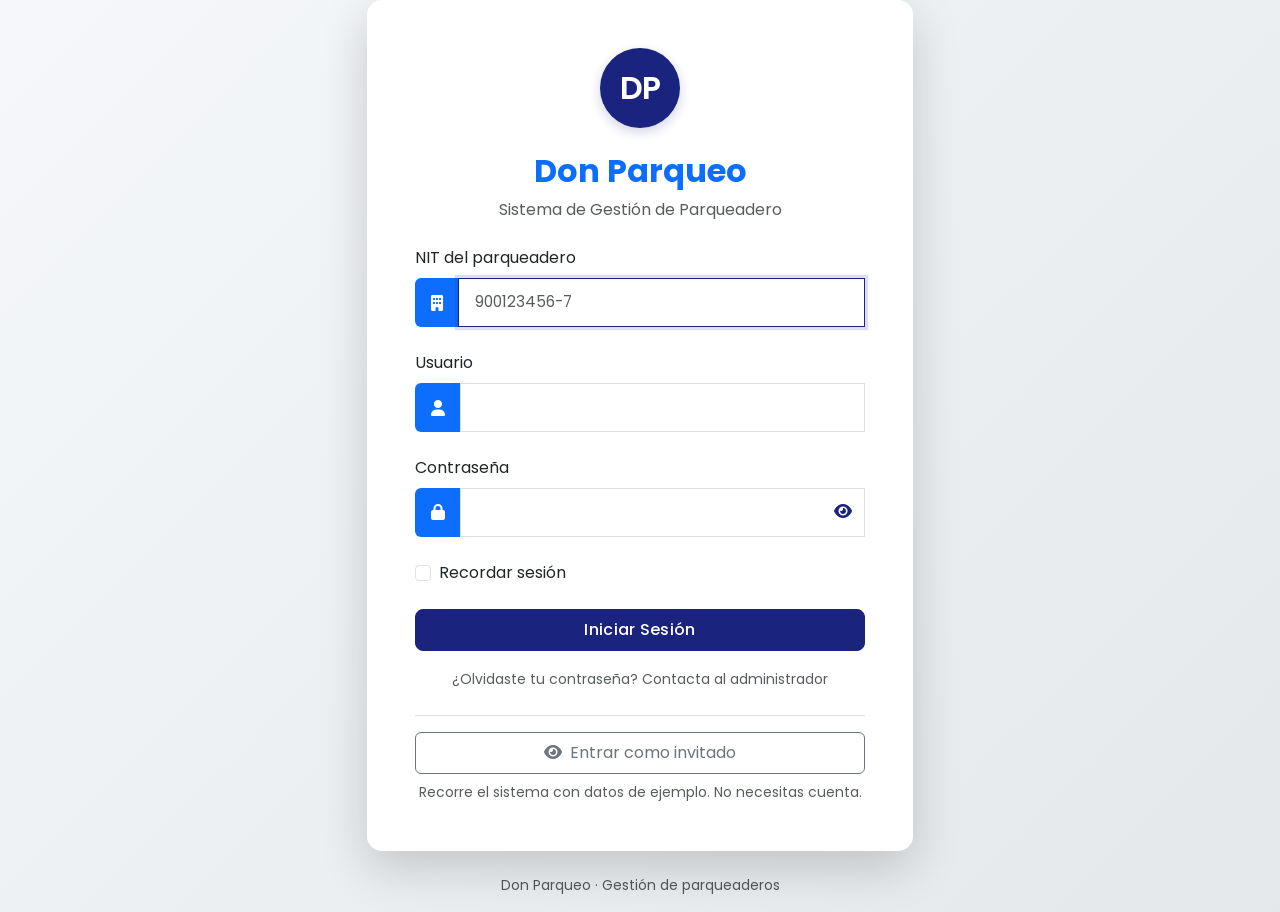
<file: public/index.html>
<!DOCTYPE html>
<html lang="es">
<head>
    <meta charset="UTF-8">
    <meta name="viewport" content="width=device-width, initial-scale=1.0">
    <title>Don Parqueo - Inicio de Sesión</title>
    <!-- Bootstrap 5 CSS -->
    <link href="https://cdn.jsdelivr.net/npm/bootstrap@5.3.2/dist/css/bootstrap.min.css" rel="stylesheet">
    <!-- Google Fonts -->
    <link href="https://fonts.googleapis.com/css2?family=Poppins:wght@300;400;500;600&display=swap" rel="stylesheet">
    <!-- Font Awesome -->
    <link href="https://cdnjs.cloudflare.com/ajax/libs/font-awesome/6.0.0/css/all.min.css" rel="stylesheet">
    <!-- Custom CSS -->
    <link href="css/styles.css" rel="stylesheet">
</head>
<body class="bg-light">
    <div class="container">
        <div class="row min-vh-100 align-items-center justify-content-center">
            <div class="col-12 col-md-8 col-lg-6">
                <div class="card login-card border-0 shadow-lg">
                    <div class="card-body p-5">
                        <!-- Logo -->
                        <div class="text-center mb-4">
                            <div class="logo-container mb-4">
                                <div class="logo-circle">
                                    <span class="logo-text">DP</span>
                                </div>
                            </div>
                            <h2 class="fw-bold text-primary">Don Parqueo</h2>
                            <p class="text-muted">Sistema de Gestión de Parqueadero</p>
                        </div>

                        <!-- Formulario de Login -->
                        <form id="loginForm" class="needs-validation" novalidate>
                            <!-- Campo NIT Empresa -->
                            <div class="mb-4">
                                <label for="empresa" class="form-label">NIT del parqueadero</label>
                                <div class="input-group">
                                    <span class="input-group-text bg-primary text-white">
                                        <i class="fas fa-building"></i>
                                    </span>
                                    <input type="text"
                                           class="form-control"
                                           id="empresa"
                                           name="empresa"
                                           required
                                           autocomplete="organization"
                                           placeholder="900123456-7">
                                    <div class="invalid-feedback">
                                        Escribe el NIT del parqueadero
                                    </div>
                                </div>
                            </div>

                            <div class="mb-4">
                                <label for="usuario" class="form-label">Usuario</label>
                                <div class="input-group">
                                    <span class="input-group-text bg-primary text-white">
                                        <i class="fas fa-user"></i>
                                    </span>
                                    <input type="text" class="form-control" id="usuario" name="usuario"
                                           autocomplete="username" required>
                                    <div class="invalid-feedback">
                                        Escribe tu usuario
                                    </div>
                                </div>
                            </div>

                            <div class="mb-4">
                                <label for="password" class="form-label">Contraseña</label>
                                <div class="input-group">
                                    <span class="input-group-text bg-primary text-white">
                                        <i class="fas fa-lock"></i>
                                    </span>
                                    <input type="password" class="form-control" id="password" name="password"
                                           autocomplete="current-password" required>
                                    <button class="btn btn-outline-secondary" type="button" id="togglePassword">
                                        <i class="fas fa-eye" id="toggleIcon"></i>
                                    </button>
                                    <div class="invalid-feedback">
                                        Escribe tu contraseña
                                    </div>
                                </div>
                            </div>

                            <div class="mb-4 form-check">
                                <input type="checkbox" class="form-check-input" id="recordar">
                                <label class="form-check-label" for="recordar">Recordar sesión</label>
                            </div>

                            <button type="submit" class="btn btn-primary w-100 mb-3 py-2">
                                Iniciar Sesión
                            </button>

                            <div class="text-center">
                                <small class="text-muted">
                                    ¿Olvidaste tu contraseña? Contacta al administrador
                                </small>
                            </div>
                        </form>

                        <!-- Acceso de demostración.
                             Va fuera del formulario a propósito: es un enlace a una
                             página estática, no toca la API ni pide token. -->
                        <div class="text-center mt-4 pt-3 border-top">
                            <a href="demo.html" class="btn btn-outline-secondary w-100 py-2">
                                <i class="fas fa-eye me-2"></i>Entrar como invitado
                            </a>
                            <small class="text-muted d-block mt-2">
                                Recorre el sistema con datos de ejemplo. No necesitas cuenta.
                            </small>
                        </div>
                    </div>
                </div>

                <!-- Footer -->
                <footer class="text-center mt-4">
                    <p class="mt-2 text-muted small">Don Parqueo · Gestión de parqueaderos</p>
                </footer>
            </div>
        </div>
    </div>

    <!-- Bootstrap JS -->
    <script src="https://cdn.jsdelivr.net/npm/bootstrap@5.3.2/dist/js/bootstrap.bundle.min.js"></script>
    <!-- Custom JS -->
    <script src="js/login.js"></script>
    <script>
    /* Recuerda el NIT del último ingreso en este equipo.
       Reemplaza el NIT que antes venía quemado en el HTML.
       No toca el envío del formulario: eso sigue en js/login.js. */
    (function () {
      'use strict';
      // Aviso de sesion cerrada.
      // menu.js manda a /?expirada=1 cuando el token muere estando el operador
      // adentro. Sin este aviso el login aparece mudo y parece que el sistema
      // se cayo solo.
      try {
        if (new URLSearchParams(window.location.search).has('expirada')) {
          var aviso = document.createElement('div');
          aviso.className = 'alert alert-warning text-center py-2 mb-4';
          aviso.innerHTML = '<small>Tu sesión se cerró por seguridad. Vuelve a entrar.</small>';
          var tarjeta = document.querySelector('.card-body');
          var form = document.getElementById('loginForm');
          if (tarjeta && form) tarjeta.insertBefore(aviso, form);
          // Se limpia la URL para que al recargar no vuelva a salir el aviso.
          window.history.replaceState({}, '', window.location.pathname);
        }
      } catch (e) { /* navegador sin URLSearchParams */ }

      var CLAVE = 'ps_ultimo_nit';
      var campo = document.getElementById('empresa');
      var form  = document.getElementById('loginForm');
      if (!campo || !form) return;

      try {
        var guardado = localStorage.getItem(CLAVE);
        if (guardado) campo.value = guardado;
      } catch (e) { /* sin localStorage disponible */ }

      // Fase de captura: corre antes que el manejador de login.js.
      form.addEventListener('submit', function () {
        var v = campo.value.trim();
        try {
          if (v) localStorage.setItem(CLAVE, v);
        } catch (e) { /* sin localStorage disponible */ }
      }, true);

      if (campo.value) {
        var u = document.getElementById('usuario');
        if (u) u.focus();
      } else {
        campo.focus();
      }
    })();
    </script>
</body>
</html>
</file>
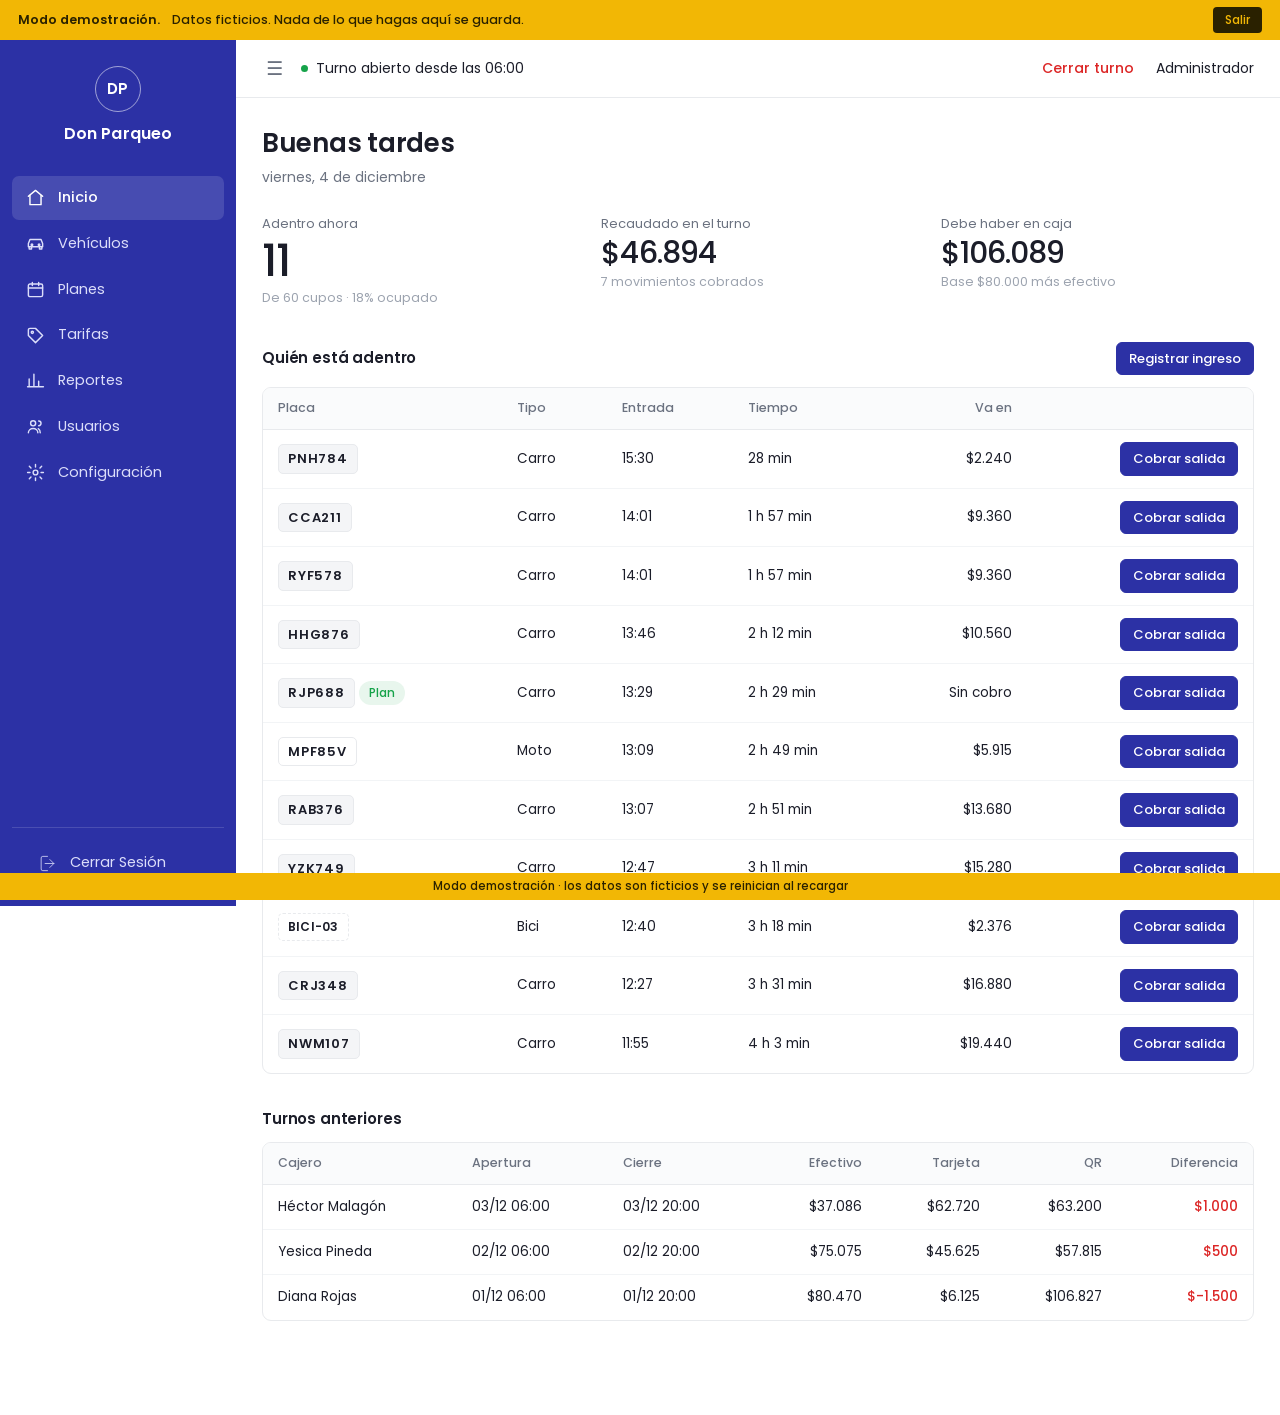
<file: public/demo.html>
<!DOCTYPE html>
<html lang="es-CO">
<head>
<meta charset="UTF-8">
<meta name="viewport" content="width=device-width, initial-scale=1">
<meta name="robots" content="noindex">
<title>Don Parqueo · Demostración</title>
<link rel="preconnect" href="https://fonts.googleapis.com">
<link rel="preconnect" href="https://fonts.gstatic.com" crossorigin>
<link href="https://fonts.googleapis.com/css2?family=Poppins:wght@400;500;600&display=swap" rel="stylesheet">
<style>
:root{
  --indigo:#2C31A5;
  --indigo-osc:#242996;
  --indigo-cl:rgba(255,255,255,.13);
  --indigo-txt:#dcdefa;
  --tinta:#1b1d29;
  --gris:#6b7280;
  --gris-cl:#9ca3af;
  --linea:#e8eaed;
  --fondo:#ffffff;
  --verde:#16a34a;
  --verde-cl:#e8f6ed;
  --rojo:#dc2626;
  --rojo-cl:#fdecec;
  --ambar:#f2b705;
  --azul-cl:#eef0fd;
  --morado:#7c3aed;
}
*{box-sizing:border-box}
html,body{margin:0;padding:0}
body{
  background:var(--fondo);
  color:var(--tinta);
  font-family:Poppins,"Segoe UI",Roboto,system-ui,-apple-system,sans-serif;
  font-size:14px;line-height:1.5;-webkit-font-smoothing:antialiased;
}
button,input,select{font:inherit;color:inherit}
h1,h2,h3{margin:0;font-weight:600;letter-spacing:-.01em}
h1{font-size:26px;font-weight:600}
h2{font-size:15px;font-weight:600}
.num{font-variant-numeric:tabular-nums}

/* ---- banda demo ---- */
.banda{
  position:sticky;top:0;z-index:70;background:var(--ambar);color:#2a2100;
  display:flex;align-items:center;gap:12px;padding:7px 18px;font-size:12.5px;font-weight:500;
}
.banda b{font-weight:600}
.banda .salir{
  margin-left:auto;background:#2a2100;color:var(--ambar);text-decoration:none;
  border-radius:4px;padding:4px 12px;font-size:12px;font-weight:500;
}
.banda .salir:hover{background:#000}

/* ---- armazón ---- */
.app{display:flex;min-height:calc(100vh - 34px)}
.lateral{
  width:236px;flex:none;background:var(--indigo);color:#fff;
  display:flex;flex-direction:column;position:sticky;top:34px;height:calc(100vh - 34px);
}
.logo{padding:26px 0 22px;text-align:center}
.logo .circ{
  width:46px;height:46px;margin:0 auto 10px;border-radius:50%;
  border:1.5px solid rgba(255,255,255,.55);
  display:flex;align-items:center;justify-content:center;
  font-size:15px;font-weight:600;letter-spacing:.02em;
}
.logo .nom{font-size:16px;font-weight:600;letter-spacing:.01em}
.nav{padding:8px 12px;display:flex;flex-direction:column;gap:2px;flex:1;overflow-y:auto}
.nav button{
  display:flex;align-items:center;gap:13px;width:100%;
  background:none;border:0;color:var(--indigo-txt);
  padding:11px 14px;border-radius:7px;cursor:pointer;
  font-size:14.5px;font-weight:400;text-align:left;
}
.nav button:hover{background:var(--indigo-cl);color:#fff}
.nav button.on{background:var(--indigo-cl);color:#fff;font-weight:500}
.nav svg{width:19px;height:19px;flex:none;stroke-width:1.8}
.pie-lat{padding:14px 12px 22px;border-top:1px solid rgba(255,255,255,.14);margin:0 12px}
.pie-lat button{
  display:flex;align-items:center;gap:13px;width:100%;background:none;border:0;
  color:var(--indigo-txt);padding:10px 14px;border-radius:7px;cursor:pointer;font-size:14.5px;
}
.pie-lat button:hover{background:var(--indigo-cl);color:#fff}

.derecha{flex:1;min-width:0;display:flex;flex-direction:column}
.encabezado{
  height:58px;flex:none;display:flex;align-items:center;gap:14px;
  padding:0 26px;border-bottom:1px solid var(--linea);
  position:sticky;top:34px;background:#fff;z-index:40;
}
.hamb{background:none;border:0;cursor:pointer;color:var(--gris);font-size:19px;line-height:1;padding:4px}
.hamb:hover{color:var(--tinta)}
.estado-turno{display:flex;align-items:center;gap:8px;font-size:14px;color:var(--tinta)}
.punto{width:7px;height:7px;border-radius:50%;background:var(--gris-cl)}
.punto.vivo{background:var(--verde)}
.acciones-enc{margin-left:auto;display:flex;align-items:center;gap:22px}
.enlace-verde{background:none;border:0;color:var(--verde);font-size:14px;font-weight:500;cursor:pointer;padding:0}
.enlace-verde:hover{text-decoration:underline}
.enlace-rojo{background:none;border:0;color:var(--rojo);font-size:14px;font-weight:500;cursor:pointer;padding:0}
.enlace-rojo:hover{text-decoration:underline}
.quien{font-size:14px;color:var(--tinta)}

.lienzo{padding:26px;flex:1}
.vista{display:none}
.vista.on{display:block}
.tit{margin-bottom:26px}
.tit p{margin:4px 0 0;color:var(--gris);font-size:14px}

/* ---- kpis planos ---- */
.kpis{display:grid;grid-template-columns:repeat(auto-fit,minmax(210px,1fr));gap:26px;margin-bottom:34px}
.kpi .et{font-size:13px;color:var(--gris)}
.kpi .val{font-size:44px;font-weight:500;letter-spacing:-.03em;line-height:1.15;margin:2px 0 3px}
.kpi .val.chico{font-size:30px}
.kpi .nota{font-size:12.5px;color:var(--gris-cl)}
.kpi .raya{display:inline-block;width:34px;height:4px;background:var(--verde);border-radius:2px;margin:18px 0 12px}
.kpi .raya.apagada{background:var(--tinta)}

.bloque{margin-bottom:34px}
.bloque > .cab{display:flex;align-items:center;justify-content:space-between;gap:14px;margin-bottom:12px;flex-wrap:wrap}

/* ---- tablas ---- */
.marco{border:1px solid var(--linea);border-radius:9px;overflow:hidden}
.marco.scroll{overflow-x:auto}
table{width:100%;border-collapse:collapse;font-size:13.5px}
th{
  text-align:left;font-weight:500;font-size:12.5px;color:var(--gris);
  padding:11px 15px;background:#fafbfc;border-bottom:1px solid var(--linea);white-space:nowrap;
}
td{padding:12px 15px;border-bottom:1px solid #f2f4f6;vertical-align:middle}
tbody tr:last-child td{border-bottom:0}
tbody tr:hover{background:#fafbfc}
td.der,th.der{text-align:right}

.vacio{padding:46px 20px;text-align:center;color:var(--gris-cl);font-size:14px}
.vacio b{display:block;color:var(--gris);font-weight:500;margin-bottom:5px;font-size:14.5px}

.placa{
  display:inline-flex;align-items:center;justify-content:center;
  font-weight:600;letter-spacing:.06em;font-size:13px;
  background:#f4f5f7;color:var(--tinta);border:1px solid var(--linea);
  border-radius:5px;padding:4px 9px;white-space:nowrap;
}
.placa.moto{background:#fff}
.placa.bici{background:#fff;border-style:dashed;letter-spacing:.02em;font-size:12px}

.pil{display:inline-block;padding:3px 10px;border-radius:20px;font-size:12px;font-weight:500;white-space:nowrap}
.pil.ok{background:var(--verde-cl);color:var(--verde)}
.pil.gris{background:#f1f3f5;color:var(--gris)}
.pil.mal{background:var(--rojo-cl);color:var(--rojo)}
.pil.aviso{background:#fef6e0;color:#946400}
.pil.efectivo{background:var(--verde-cl);color:var(--verde)}
.pil.tarjeta{background:var(--azul-cl);color:var(--indigo)}
.pil.qr{background:#f3ecfd;color:var(--morado)}

/* ---- botones ---- */
.btn{background:var(--indigo);color:#fff;border:1px solid var(--indigo);padding:9px 17px;border-radius:7px;font-size:14px;font-weight:500;cursor:pointer}
.btn:hover{background:var(--indigo-osc)}
.btn.sec{background:#fff;color:var(--tinta);border-color:#d7dae0}
.btn.sec:hover{background:#f7f8fa}
.btn.peli{background:var(--rojo);border-color:var(--rojo)}
.btn.peli:hover{background:#b91c1c}
.btn.chi{padding:6px 12px;font-size:13px;border-radius:6px}
.btn:disabled{opacity:.45;cursor:not-allowed}
.btn:focus-visible,.nav button:focus-visible,input:focus-visible,select:focus-visible,.tipo-op:focus-visible,.enlace-verde:focus-visible{outline:2px solid var(--indigo);outline-offset:2px}

label.campo{display:block;margin-bottom:14px}
label.campo .et{display:block;font-size:13px;color:var(--gris);margin-bottom:6px}
input[type=text],input[type=number],select{
  width:100%;padding:9px 11px;border:1px solid #d7dae0;border-radius:7px;background:#fff;font-size:14px;
}
input:disabled{background:#f5f6f8;color:var(--gris-cl)}
input::placeholder{color:#b6bcc4}

.tipos{display:flex;gap:9px;margin-bottom:16px}
.tipo-op{flex:1;background:#fff;border:1.5px solid #d7dae0;border-radius:8px;padding:13px 6px;cursor:pointer;text-align:center}
.tipo-op .nb{font-size:13.5px;font-weight:500}
.tipo-op .tf{font-size:11.5px;color:var(--gris-cl);margin-top:2px}
.tipo-op.on{border-color:var(--indigo);background:var(--azul-cl);color:var(--indigo)}
.tipo-op.on .tf{color:var(--indigo)}

/* ---- gráficas ---- */
.barras{display:flex;align-items:flex-end;gap:7px;height:158px;padding:6px 4px 0}
.barra{flex:1;display:flex;flex-direction:column;justify-content:flex-end;align-items:center;gap:6px;min-width:0}
.barra .cuerpo{width:100%;background:var(--indigo);border-radius:4px 4px 0 0;min-height:3px}
.barra .cuerpo.hoy{background:var(--verde)}
.barra .dia{font-size:10.5px;color:var(--gris-cl);white-space:nowrap}
.lineas{display:flex;flex-direction:column;gap:14px}
.fila-l{display:grid;grid-template-columns:76px 1fr 100px;align-items:center;gap:12px;font-size:13.5px}
.pista{height:8px;background:#eef0f2;border-radius:4px;overflow:hidden}
.relleno{height:100%;border-radius:4px}
.caja{border:1px solid var(--linea);border-radius:9px;padding:18px}

.dos{display:grid;grid-template-columns:1.1fr .9fr;gap:22px;align-items:start}
@media(max-width:1000px){.dos{grid-template-columns:1fr}}

/* ---- modal ---- */
.velo{position:fixed;inset:0;background:rgba(27,29,41,.5);display:none;align-items:center;justify-content:center;z-index:120;padding:18px}
.velo.on{display:flex}
.modal{background:#fff;border-radius:12px;width:100%;max-width:430px;box-shadow:0 24px 60px -14px rgba(0,0,0,.4);overflow:hidden}
.mcab{padding:17px 20px;border-bottom:1px solid var(--linea);display:flex;justify-content:space-between;align-items:center}
.mcuerpo{padding:20px;max-height:64vh;overflow-y:auto}
.mpie{padding:14px 20px;border-top:1px solid var(--linea);display:flex;gap:9px;justify-content:flex-end}
.cerrar{background:none;border:0;font-size:22px;line-height:1;cursor:pointer;color:var(--gris-cl);padding:0 4px}
.cerrar:hover{color:var(--tinta)}
.resumen{border:1px solid var(--linea);border-radius:8px;overflow:hidden;margin-bottom:16px}
.resumen div{display:flex;justify-content:space-between;gap:14px;padding:10px 14px;border-bottom:1px solid #f2f4f6;font-size:13.5px}
.resumen div:last-child{border-bottom:0}
.resumen div.total{background:#fafbfc;font-weight:600;font-size:17px}
.resumen .k{color:var(--gris)}

.aviso{
  position:fixed;bottom:44px;left:50%;transform:translateX(-50%) translateY(12px);
  background:var(--tinta);color:#fff;padding:11px 20px;border-radius:8px;font-size:13.5px;
  box-shadow:0 14px 34px -10px rgba(0,0,0,.5);opacity:0;pointer-events:none;
  transition:opacity .2s,transform .2s;z-index:200;max-width:88vw;text-align:center;
}
.aviso.on{opacity:1;transform:translateX(-50%) translateY(0)}
.pie-demo{position:fixed;bottom:0;left:0;right:0;background:var(--ambar);color:#2a2100;text-align:center;font-size:11.5px;font-weight:500;padding:5px;z-index:60}
.lienzo{padding-bottom:60px}

@media(max-width:860px){
  .app{flex-direction:column}
  .lateral{width:auto;position:static;height:auto}
  .logo{display:flex;align-items:center;gap:12px;padding:14px 18px;text-align:left}
  .logo .circ{margin:0;width:36px;height:36px;font-size:13px}
  .nav{flex-direction:row;overflow-x:auto;padding:0 10px 10px}
  .nav button{width:auto;white-space:nowrap;padding:9px 12px}
  .nav svg{display:none}
  .pie-lat{display:none}
  .encabezado{position:static;padding:0 16px;gap:10px}
  .hamb{display:none}
  .acciones-enc{gap:14px}
  .quien{display:none}
  .lienzo{padding:18px 16px 60px}
  h1{font-size:22px}
  .kpi .val{font-size:36px}
}
@media(prefers-reduced-motion:reduce){*{transition:none!important}}
</style>
</head>
<body>

<div class="banda">
  <b>Modo demostración.</b> Datos ficticios. Nada de lo que hagas aquí se guarda.
  <a class="salir" href="/">Salir</a>
</div>

<div class="app">
  <aside class="lateral">
    <div class="logo">
      <div class="circ">DP</div>
      <div class="nom">Don Parqueo</div>
    </div>
    <nav class="nav" id="nav">
      <button data-v="inicio" class="on"><svg viewBox="0 0 24 24" fill="none" stroke="currentColor" stroke-linecap="round" stroke-linejoin="round"><path d="M3 10.5 12 3l9 7.5"/><path d="M5 9.5V21h14V9.5"/></svg>Inicio</button>
      <button data-v="vehiculos"><svg viewBox="0 0 24 24" fill="none" stroke="currentColor" stroke-linecap="round" stroke-linejoin="round"><path d="M4 16v3h3v-3M17 16v3h3v-3"/><path d="M3 16h18v-4l-2-5H5l-2 5z"/><circle cx="7.5" cy="13.5" r="1"/><circle cx="16.5" cy="13.5" r="1"/></svg>Vehículos</button>
      <button data-v="planes"><svg viewBox="0 0 24 24" fill="none" stroke="currentColor" stroke-linecap="round" stroke-linejoin="round"><rect x="3" y="5" width="18" height="16" rx="2"/><path d="M3 10h18M8 3v4M16 3v4"/></svg>Planes</button>
      <button data-v="tarifas"><svg viewBox="0 0 24 24" fill="none" stroke="currentColor" stroke-linecap="round" stroke-linejoin="round"><path d="M3 12V5a2 2 0 0 1 2-2h7l9 9-9 9z"/><circle cx="8" cy="8" r="1.4"/></svg>Tarifas</button>
      <button data-v="reportes"><svg viewBox="0 0 24 24" fill="none" stroke="currentColor" stroke-linecap="round" stroke-linejoin="round"><path d="M4 20V10M10 20V4M16 20v-7M22 20H2"/></svg>Reportes</button>
      <button data-v="usuarios"><svg viewBox="0 0 24 24" fill="none" stroke="currentColor" stroke-linecap="round" stroke-linejoin="round"><circle cx="9" cy="8" r="3.2"/><path d="M3 20c0-3.3 2.7-5.5 6-5.5s6 2.2 6 5.5"/><path d="M16 11a3 3 0 1 0 0-6"/><path d="M18 20c0-2.6-1-4.3-2.5-5.2"/></svg>Usuarios</button>
      <button data-v="config"><svg viewBox="0 0 24 24" fill="none" stroke="currentColor" stroke-linecap="round" stroke-linejoin="round"><circle cx="12" cy="12" r="3"/><path d="M12 2v3M12 19v3M4.2 4.2l2.1 2.1M17.7 17.7l2.1 2.1M2 12h3M19 12h3M4.2 19.8l2.1-2.1M17.7 6.3l2.1-2.1"/></svg>Configuración</button>
    </nav>
    <div class="pie-lat">
      <button onclick="location.href='/'"><svg viewBox="0 0 24 24" fill="none" stroke="currentColor" stroke-linecap="round" stroke-linejoin="round" style="width:19px;height:19px"><path d="M15 17l5-5-5-5M20 12H9M12 3H6a2 2 0 0 0-2 2v14a2 2 0 0 0 2 2h6"/></svg>Cerrar Sesión</button>
    </div>
  </aside>

  <div class="derecha">
    <header class="encabezado">
      <button class="hamb" aria-label="Menú">&#9776;</button>
      <span class="estado-turno"><span class="punto" id="h-punto"></span><span id="h-turno">Turno cerrado</span></span>
      <div class="acciones-enc">
        <span id="h-accion"></span>
        <span class="quien">Administrador</span>
      </div>
    </header>

    <div class="lienzo">

      <!-- ================= INICIO ================= -->
      <section class="vista on" id="v-inicio">
        <div class="tit">
          <h1 id="saludo">Buenas tardes</h1>
          <p id="fecha-hoy"></p>
        </div>

        <div class="kpis">
          <div class="kpi">
            <div class="et">Adentro ahora</div>
            <div class="val num" id="k-dentro">0</div>
            <div class="nota" id="k-dentro-n">El parqueadero está vacío</div>
          </div>
          <div class="kpi">
            <div class="et">Recaudado en el turno</div>
            <div id="k-rec-cont"><span class="raya"></span></div>
            <div class="nota" id="k-rec-n">No hay turno abierto</div>
          </div>
          <div class="kpi">
            <div class="et">Debe haber en caja</div>
            <div id="k-caja-cont"><span class="raya apagada"></span></div>
            <div class="nota" id="k-caja-n">Abre el turno para empezar el día</div>
          </div>
        </div>

        <div class="bloque">
          <div class="cab">
            <h2>Quién está adentro</h2>
            <button class="btn chi" id="b-ingreso" onclick="abrirIngreso()">Registrar ingreso</button>
          </div>
          <div class="marco scroll">
            <table>
              <thead><tr><th>Placa</th><th>Tipo</th><th>Entrada</th><th>Tiempo</th><th class="der">Va en</th><th></th></tr></thead>
              <tbody id="t-adentro"></tbody>
            </table>
          </div>
        </div>

        <div class="bloque">
          <div class="cab"><h2>Turnos anteriores</h2></div>
          <div class="marco scroll">
            <table>
              <thead><tr><th>Cajero</th><th>Apertura</th><th>Cierre</th><th class="der">Efectivo</th><th class="der">Tarjeta</th><th class="der">QR</th><th class="der">Diferencia</th></tr></thead>
              <tbody id="t-turnos"></tbody>
            </table>
          </div>
        </div>
      </section>

      <!-- ================= VEHICULOS ================= -->
      <section class="vista" id="v-vehiculos">
        <div class="tit"><h1>Vehículos</h1><p>Todos los que han entrado alguna vez al parqueadero.</p></div>
        <div class="bloque">
          <div class="cab">
            <input type="text" id="buscar-veh" placeholder="Buscar placa o propietario" style="max-width:280px" oninput="pintarVehiculos()">
            <button class="btn chi" onclick="abrirIngreso()">Registrar ingreso</button>
          </div>
          <div class="marco scroll">
            <table>
              <thead><tr><th>Placa</th><th>Tipo</th><th>Propietario</th><th class="der">Visitas</th><th>Última visita</th><th>Estado</th><th></th></tr></thead>
              <tbody id="t-vehiculos"></tbody>
            </table>
          </div>
        </div>
      </section>

      <!-- ================= PLANES ================= -->
      <section class="vista" id="v-planes">
        <div class="tit"><h1>Planes</h1><p>Mensualidades activas. Un vehículo con plan vigente no paga al salir.</p></div>

        <div class="kpis">
          <div class="kpi"><div class="et">Planes vigentes</div><div class="val num" id="p-vig">0</div><div class="nota">Al día de hoy</div></div>
          <div class="kpi"><div class="et">Por vencer</div><div class="val num" id="p-porvencer">0</div><div class="nota">En los próximos 7 días</div></div>
          <div class="kpi"><div class="et">Facturado en planes</div><div class="val num chico" id="p-monto">$0</div><div class="nota">Suma de los planes vigentes</div></div>
        </div>

        <div class="bloque">
          <div class="cab">
            <h2>Suscriptores</h2>
            <button class="btn chi" onclick="abrirPlan()">Nuevo plan</button>
          </div>
          <div class="marco scroll">
            <table>
              <thead><tr><th>Cliente</th><th>Placa</th><th>Plan</th><th class="der">Valor</th><th>Vence</th><th>Estado</th><th></th></tr></thead>
              <tbody id="t-planes"></tbody>
            </table>
          </div>
        </div>
      </section>

      <!-- ================= TARIFAS ================= -->
      <section class="vista" id="v-tarifas">
        <div class="tit"><h1>Tarifas</h1><p>Al guardar se cierra la vigencia anterior y empieza una nueva.</p></div>
        <div class="bloque">
          <div class="cab"><h2>Vigencia activa</h2><span style="font-size:12.5px;color:var(--gris-cl)" id="tarifa-desde"></span></div>
          <div class="marco scroll">
            <table>
              <thead><tr><th>Tipo</th><th class="der">Valor minuto</th><th class="der">Valor hora</th><th class="der">Tope día</th><th class="der">Minutos de gracia</th></tr></thead>
              <tbody id="t-tarifas"></tbody>
            </table>
          </div>
          <div style="display:flex;gap:9px;justify-content:flex-end;margin-top:14px">
            <button class="btn sec" onclick="pintarTarifas()">Descartar cambios</button>
            <button class="btn" onclick="guardarTarifas()">Guardar nueva vigencia</button>
          </div>
        </div>
        <div class="bloque">
          <h2 style="margin-bottom:10px">Cómo se calcula el cobro</h2>
          <div class="caja" style="color:var(--gris);max-width:66ch">
            <p style="margin:0 0 10px">Se cobra por minuto desde la entrada. Si el vehículo sale dentro de los minutos de gracia, no paga nada.</p>
            <p style="margin:0 0 10px">Cuando el acumulado por minuto supera el tope del día, se cobra el tope y ahí se queda hasta completar 24 horas.</p>
            <p style="margin:0">El valor hora es el que se le informa al cliente en la entrada. El cobro real siempre sale del valor minuto.</p>
          </div>
        </div>
      </section>

      <!-- ================= REPORTES ================= -->
      <section class="vista" id="v-reportes">
        <div class="tit"><h1>Reportes</h1><p>Movimientos cerrados y su recaudo.</p></div>
        <div class="bloque">
          <div class="cab">
            <select id="rango" style="width:auto" onchange="pintarReportes()">
              <option value="1">Hoy</option>
              <option value="7" selected>Últimos 7 días</option>
              <option value="14">Últimos 14 días</option>
            </select>
            <button class="btn sec chi" onclick="avisar('La exportación a Excel está disponible en la versión completa.')">Exportar a Excel</button>
          </div>
        </div>

        <div class="kpis">
          <div class="kpi"><div class="et">Recaudo</div><div class="val num chico" id="r-total">$0</div><div class="nota" id="r-total-n"></div></div>
          <div class="kpi"><div class="et">Movimientos</div><div class="val num" id="r-movs">0</div><div class="nota">Salidas facturadas</div></div>
          <div class="kpi"><div class="et">Ticket promedio</div><div class="val num chico" id="r-ticket">$0</div><div class="nota">Por vehículo</div></div>
          <div class="kpi"><div class="et">Tipo más frecuente</div><div class="val chico" id="r-tipo">—</div><div class="nota" id="r-tipo-n"></div></div>
        </div>

        <div class="dos bloque">
          <div>
            <h2 style="margin-bottom:10px">Recaudo por día</h2>
            <div class="caja"><div class="barras" id="r-barras"></div></div>
          </div>
          <div>
            <h2 style="margin-bottom:10px">Recaudo por método de pago</h2>
            <div class="caja"><div class="lineas" id="r-metodos"></div></div>
          </div>
        </div>

        <div class="bloque">
          <div class="cab"><h2>Detalle de movimientos</h2><span style="font-size:12.5px;color:var(--gris-cl)" id="r-conteo"></span></div>
          <div class="marco scroll">
            <table>
              <thead><tr><th>Placa</th><th>Tipo</th><th>Entrada</th><th>Salida</th><th class="der">Minutos</th><th>Método</th><th class="der">Total</th></tr></thead>
              <tbody id="t-reportes"></tbody>
            </table>
          </div>
        </div>
      </section>

      <!-- ================= USUARIOS ================= -->
      <section class="vista" id="v-usuarios">
        <div class="tit"><h1>Usuarios</h1><p>Quién puede entrar al sistema y con qué permisos.</p></div>
        <div class="bloque">
          <div class="cab"><h2>Cuentas de la empresa</h2><button class="btn chi" onclick="abrirUsuario()">Crear usuario</button></div>
          <div class="marco scroll">
            <table>
              <thead><tr><th>Nombre</th><th>Usuario</th><th>Rol</th><th>Última entrada</th><th>Estado</th><th></th></tr></thead>
              <tbody id="t-usuarios"></tbody>
            </table>
          </div>
        </div>
        <div class="bloque">
          <h2 style="margin-bottom:10px">Qué puede hacer cada rol</h2>
          <div class="marco">
            <table>
              <thead><tr><th>Acción</th><th>Administrador</th><th>Operador</th></tr></thead>
              <tbody>
                <tr><td>Registrar ingresos y salidas</td><td>Sí</td><td>Sí</td></tr>
                <tr><td>Abrir y cerrar su turno</td><td>Sí</td><td>Sí</td></tr>
                <tr><td>Cambiar tarifas</td><td>Sí</td><td>No</td></tr>
                <tr><td>Ver reportes de todos los turnos</td><td>Sí</td><td>No</td></tr>
                <tr><td>Crear usuarios y planes</td><td>Sí</td><td>No</td></tr>
              </tbody>
            </table>
          </div>
        </div>
      </section>

      <!-- ================= CONFIGURACION ================= -->
      <section class="vista" id="v-config">
        <div class="tit"><h1>Configuración</h1><p>Datos que salen en la factura y reglas de operación.</p></div>
        <div class="dos">
          <div>
            <h2 style="margin-bottom:10px">Datos de la empresa</h2>
            <div class="caja">
              <label class="campo"><span class="et">Razón social</span><input type="text" id="e-nombre"></label>
              <label class="campo"><span class="et">NIT</span><input type="text" id="e-nit"></label>
              <label class="campo"><span class="et">Dirección</span><input type="text" id="e-dir"></label>
              <label class="campo"><span class="et">Teléfono</span><input type="text" id="e-tel"></label>
              <button class="btn" onclick="guardarEmpresa()">Guardar datos</button>
            </div>
          </div>
          <div>
            <h2 style="margin-bottom:10px">Operación</h2>
            <div class="caja">
              <label class="campo"><span class="et">Cupos totales</span><input type="number" id="e-cupos" min="1"></label>
              <label class="campo"><span class="et">Base de caja sugerida</span><input type="number" id="e-base" min="0" step="1000"></label>
              <label class="campo"><span class="et">Métodos de pago habilitados</span>
                <select id="e-metodos">
                  <option value="todos">Efectivo, tarjeta y QR</option>
                  <option value="efqr">Efectivo y QR</option>
                  <option value="ef">Solo efectivo</option>
                </select>
              </label>
              <button class="btn" onclick="guardarConfig()">Guardar operación</button>
            </div>
            <h2 style="margin:26px 0 10px">Logo</h2>
            <div class="caja" style="display:flex;gap:16px;align-items:center">
              <div style="width:62px;height:62px;flex:none;border:1px dashed #d7dae0;border-radius:8px;display:flex;align-items:center;justify-content:center;color:var(--gris-cl);font-size:11px;text-align:center">Sin<br>logo</div>
              <div style="color:var(--gris);font-size:13.5px">
                <p style="margin:0 0 9px">El logo se guarda dentro de la base de datos y sale en la factura impresa.</p>
                <button class="btn sec chi" onclick="avisar('La carga de archivos está deshabilitada en la demostración.')">Subir logo</button>
              </div>
            </div>
          </div>
        </div>
      </section>

    </div>
  </div>
</div>

<div class="velo" id="velo">
  <div class="modal" role="dialog" aria-modal="true">
    <div class="mcab"><h2 id="m-titulo">Título</h2><button class="cerrar" onclick="cerrarModal()" aria-label="Cerrar">&times;</button></div>
    <div class="mcuerpo" id="m-cuerpo"></div>
    <div class="mpie" id="m-pie"></div>
  </div>
</div>

<div class="aviso" id="aviso"></div>
<div class="pie-demo">Modo demostración · los datos son ficticios y se reinician al recargar</div>

<script>
/* ================= utilidades ================= */
const $ = s => document.querySelector(s);
const cop = n => '$' + Math.round(n).toLocaleString('es-CO');
const d2 = n => String(n).padStart(2,'0');
const hhmm = d => d2(d.getHours()) + ':' + d2(d.getMinutes());
const ddmm = d => d2(d.getDate()) + '/' + d2(d.getMonth()+1);
const fh = d => ddmm(d) + ' ' + hhmm(d);
const mismoDia = (a,b) => a.toDateString() === b.toDateString();
const minsEntre = (a,b) => Math.max(0, Math.floor((b-a)/60000));
function duracion(m){ if(m<60) return m+' min'; const h=Math.floor(m/60), r=m%60; return r? h+' h '+r+' min' : h+' h'; }
function rng(s){ return function(){ s|=0; s=s+0x6D2B79F5|0; let t=Math.imul(s^s>>>15,1|s); t=t+Math.imul(t^t>>>7,61|t)^t; return ((t^t>>>14)>>>0)/4294967296; }; }
const az = rng(20260905);
const elegir = a => a[Math.floor(az()*a.length)];
const entre = (a,b) => a + Math.floor(az()*(b-a+1));

function avisar(t){ const a=$('#aviso'); a.textContent=t; a.classList.add('on'); clearTimeout(a._t); a._t=setTimeout(()=>a.classList.remove('on'),3200); }
function abrirModal(t,c,p){ $('#m-titulo').textContent=t; $('#m-cuerpo').innerHTML=c; $('#m-pie').innerHTML=p; $('#velo').classList.add('on'); }
function cerrarModal(){ $('#velo').classList.remove('on'); }
$('#velo').addEventListener('click', e=>{ if(e.target.id==='velo') cerrarModal(); });
document.addEventListener('keydown', e=>{ if(e.key==='Escape') cerrarModal(); });

/* ================= datos ================= */
const DB = {
  empresa:{ nombre:'Parqueadero El Portal', nit:'901.455.882-3', dir:'Calle 127 # 15-42, Bogotá', tel:'601 742 8890' },
  config:{ cupos:60, base:80000, metodos:'todos' },
  tarifas:{
    carro:{ nombre:'Carro', minuto:80, hora:4500, dia:24000, gracia:10 },
    moto:{ nombre:'Moto', minuto:35, hora:2000, dia:11000, gracia:10 },
    bici:{ nombre:'Bici', minuto:12, hora:1500, dia:5000, gracia:15 }
  },
  tarifaDesde:new Date(Date.now()-41*864e5),
  vehiculos:[], movimientos:[], turnos:[], turno:null, planes:[], usuarios:[], seqBici:0
};

const L='ABCDEFGHJKLMNPRSTVWXYZ';
const NOM=['Andrés Gaitán','Marcela Ospina','Julián Restrepo','Paola Mendoza','Iván Cardozo','Laura Betancur','Camilo Urrego','Sandra Villalba','Óscar Peñaloza','Natalia Quiroga','Fernando Arboleda','Ximena Sandoval','Rubén Pardo','Gloria Nieto','Mauricio Salcedo'];
const MET=['efectivo','efectivo','efectivo','tarjeta','qr','qr'];
const NOMMET={efectivo:'Efectivo',tarjeta:'Tarjeta',qr:'QR'};
const COLMET={efectivo:'var(--verde)',tarjeta:'var(--indigo)',qr:'var(--morado)'};

const plCarro=()=>L[Math.floor(az()*22)]+L[Math.floor(az()*22)]+L[Math.floor(az()*22)]+entre(100,999);
const plMoto=()=>L[Math.floor(az()*22)]+L[Math.floor(az()*22)]+L[Math.floor(az()*22)]+entre(10,99)+L[Math.floor(az()*22)];

function crearVeh(placa,tipo,dueno){ const v={placa,tipo,dueno:dueno||''}; DB.vehiculos.push(v); return v; }
const buscarVeh = p => DB.vehiculos.find(v=>v.placa===p);

function cobro(tipo,min){
  const t=DB.tarifas[tipo];
  if(min<=t.gracia) return 0;
  const dias=Math.floor(min/1440), r=min%1440;
  return dias*t.dia + Math.min(r*t.minuto, t.dia);
}
const tienePlan = placa => DB.planes.some(p=>p.placa===placa && p.vence > new Date());

/* --- semilla --- */
(function(){
  for(let i=0;i<26;i++) crearVeh(plCarro(),'carro', az()<.55?elegir(NOM):'');
  for(let i=0;i<14;i++) crearVeh(plMoto(),'moto', az()<.5?elegir(NOM):'');
  for(let i=0;i<4;i++){ DB.seqBici++; crearVeh('BICI-'+d2(DB.seqBici),'bici',elegir(NOM)); }

  const ahora=new Date();
  for(let d=13;d>=0;d--){
    const dia=new Date(ahora-d*864e5).getDay();
    let n = dia===0?entre(9,15) : dia===6?entre(22,32) : entre(18,28);
    if(d===0) n=entre(10,16);
    for(let i=0;i<n;i++){
      const v=elegir(DB.vehiculos);
      const ent=new Date(ahora-d*864e5); ent.setHours(entre(6,19),entre(0,59),0,0);
      const min = az()<.14?entre(180,620):entre(18,175);
      const sal=new Date(ent.getTime()+min*60000);
      if(sal>ahora) continue;
      const tot=cobro(v.tipo,min);
      DB.movimientos.push({id:0,placa:v.placa,tipo:v.tipo,entrada:ent,salida:sal,minutos:min,total:tot,metodo:tot===0?'efectivo':elegir(MET),estado:'cerrado'});
    }
  }
  DB.movimientos.sort((a,b)=>a.entrada-b.entrada).forEach((m,i)=>m.id=i+1);

  const dentro=[];
  while(dentro.length<11){
    const v=elegir(DB.vehiculos);
    if(dentro.includes(v.placa)) continue;
    dentro.push(v.placa);
    DB.movimientos.push({id:DB.movimientos.length+1,placa:v.placa,tipo:v.tipo,entrada:new Date(ahora.getTime()-entre(6,260)*60000),salida:null,minutos:null,total:null,metodo:null,estado:'abierto'});
  }

  const cajeros=['Diana Rojas','Héctor Malagón','Yesica Pineda'];
  for(let d=3;d>=1;d--){
    const ap=new Date(ahora-d*864e5); ap.setHours(6,0,0,0);
    const ci=new Date(ap.getTime()+14*36e5);
    const md=DB.movimientos.filter(m=>m.estado==='cerrado'&&mismoDia(m.salida,ap));
    const por=k=>md.filter(x=>x.metodo===k).reduce((s,x)=>s+x.total,0);
    DB.turnos.push({cajero:cajeros[d%3],apertura:ap,cierre:ci,efectivo:por('efectivo'),tarjeta:por('tarjeta'),qr:por('qr'),diferencia: az()<.5?0:entre(-1,1)*entre(1,4)*500});
  }

  const ap=new Date(); ap.setHours(6,0,0,0);
  DB.turno={cajero:'Diana Rojas',apertura: ap.getTime()>Date.now()? new Date(Date.now()-3*36e5) : ap, base:DB.config.base};

  const tiposPlan=[{n:'Mensual carro',v:185000,d:30},{n:'Mensual moto',v:90000,d:30},{n:'Quincenal carro',v:105000,d:15}];
  for(let i=0;i<7;i++){
    const v=elegir(DB.vehiculos.filter(x=>x.tipo!=='bici'));
    if(DB.planes.some(p=>p.placa===v.placa)) continue;
    const tp = v.tipo==='moto' ? tiposPlan[1] : elegir([tiposPlan[0],tiposPlan[2]]);
    const inicio=new Date(Date.now()-entre(1,34)*864e5);
    DB.planes.push({cliente: v.dueno || elegir(NOM), placa:v.placa, plan:tp.n, valor:tp.v, inicio, vence:new Date(inicio.getTime()+tp.d*864e5)});
  }

  DB.usuarios=[
    {nombre:'Diana Rojas',usuario:'drojas',rol:'Administrador',ultima:new Date(Date.now()-2*36e5),activo:true},
    {nombre:'Héctor Malagón',usuario:'hmalagon',rol:'Operador',ultima:new Date(Date.now()-26*36e5),activo:true},
    {nombre:'Yesica Pineda',usuario:'ypineda',rol:'Operador',ultima:new Date(Date.now()-50*36e5),activo:true},
    {nombre:'Wilson Cárdenas',usuario:'wcardenas',rol:'Operador',ultima:new Date(Date.now()-19*864e5),activo:false}
  ];
})();

/* ================= navegación ================= */
const pintores={inicio:pintarInicio,vehiculos:pintarVehiculos,planes:pintarPlanes,tarifas:pintarTarifas,reportes:pintarReportes,usuarios:pintarUsuarios,config:pintarConfig};
function irA(v){
  document.querySelectorAll('.vista').forEach(s=>s.classList.toggle('on', s.id==='v-'+v));
  document.querySelectorAll('#nav button').forEach(b=>b.classList.toggle('on', b.dataset.v===v));
  pintores[v](); window.scrollTo(0,0);
}
$('#nav').addEventListener('click', e=>{ const b=e.target.closest('button'); if(b) irA(b.dataset.v); });

/* ================= encabezado ================= */
function pintarEncabezado(){
  const ab=!!DB.turno;
  $('#h-punto').classList.toggle('vivo',ab);
  $('#h-turno').textContent = ab ? 'Turno abierto desde las '+hhmm(DB.turno.apertura) : 'Turno cerrado';
  $('#h-accion').innerHTML = ab
    ? '<button class="enlace-rojo" onclick="abrirCierre()">Cerrar turno</button>'
    : '<button class="enlace-verde" onclick="abrirApertura()">Abrir turno</button>';
}

/* ================= inicio ================= */
const chip = (p,t) => `<span class="placa ${t}">${p}</span>`;

function pintarInicio(){
  pintarEncabezado();
  const h=new Date().getHours();
  $('#saludo').textContent = h<12?'Buenos días' : h<19?'Buenas tardes':'Buenas noches';
  $('#fecha-hoy').textContent = new Date().toLocaleDateString('es-CO',{weekday:'long',day:'numeric',month:'long'});

  const abiertos=DB.movimientos.filter(m=>m.estado==='abierto');
  $('#k-dentro').textContent=abiertos.length;
  $('#k-dentro-n').textContent = abiertos.length ? 'De '+DB.config.cupos+' cupos · '+Math.round(abiertos.length/DB.config.cupos*100)+'% ocupado' : 'El parqueadero está vacío';

  if(DB.turno){
    const x=totalesTurno(), rec=x.efectivo+x.tarjeta+x.qr;
    $('#k-rec-cont').innerHTML='<div class="val num chico">'+cop(rec)+'</div>';
    $('#k-rec-n').textContent=x.n+' movimientos cobrados';
    $('#k-caja-cont').innerHTML='<div class="val num chico">'+cop(DB.turno.base+x.efectivo)+'</div>';
    $('#k-caja-n').textContent='Base '+cop(DB.turno.base)+' más efectivo';
  } else {
    $('#k-rec-cont').innerHTML='<span class="raya"></span>';
    $('#k-rec-n').textContent='No hay turno abierto';
    $('#k-caja-cont').innerHTML='<span class="raya apagada"></span>';
    $('#k-caja-n').textContent='Abre el turno para empezar el día';
  }

  $('#b-ingreso').disabled=!DB.turno;
  const ahora=new Date();
  $('#t-adentro').innerHTML = !DB.turno
    ? '<tr><td colspan="6"><div class="vacio">El turno está cerrado. Ábrelo aquí arriba para empezar el día.</div></td></tr>'
    : (abiertos.length
      ? abiertos.sort((a,b)=>b.entrada-a.entrada).map(m=>{
          const min=minsEntre(m.entrada,ahora), pl=tienePlan(m.placa);
          return `<tr>
            <td>${chip(m.placa,m.tipo)}${pl?' <span class="pil ok">Plan</span>':''}</td>
            <td>${DB.tarifas[m.tipo].nombre}</td>
            <td class="num">${hhmm(m.entrada)}</td>
            <td class="num">${duracion(min)}</td>
            <td class="der num">${pl?'Sin cobro':cop(cobro(m.tipo,min))}</td>
            <td class="der"><button class="btn chi" onclick="abrirSalida(${m.id})">Cobrar salida</button></td>
          </tr>`;
        }).join('')
      : '<tr><td colspan="6"><div class="vacio"><b>El parqueadero está vacío</b>Registra un ingreso y aparecerá aquí.</div></td></tr>');

  $('#t-turnos').innerHTML = DB.turnos.length
    ? [...DB.turnos].reverse().map(t=>`<tr>
        <td>${t.cajero}</td><td class="num">${fh(t.apertura)}</td><td class="num">${fh(t.cierre)}</td>
        <td class="der num">${cop(t.efectivo)}</td><td class="der num">${cop(t.tarjeta)}</td><td class="der num">${cop(t.qr)}</td>
        <td class="der num" style="color:${t.diferencia===0?'var(--verde)':'var(--rojo)'};font-weight:500">${t.diferencia===0?'Cuadrado':cop(t.diferencia)}</td>
      </tr>`).join('')
    : '<tr><td colspan="7"><div class="vacio"><b>Todavía no hay turnos cerrados</b>El primer cierre aparecerá aquí.</div></td></tr>';
}

/* ================= ingreso ================= */
let tipoSel='carro';
function abrirIngreso(){
  if(!DB.turno) return avisar('Abre el turno antes de registrar ingresos.');
  tipoSel='carro';
  abrirModal('Registrar ingreso', `
    <div class="tipos" id="sel-tipo">
      ${['carro','moto','bici'].map((t,i)=>`<button class="tipo-op ${i===0?'on':''}" data-t="${t}"><div class="nb">${DB.tarifas[t].nombre}</div><div class="tf num">${cop(DB.tarifas[t].hora)}/hora</div></button>`).join('')}
    </div>
    <label class="campo"><span class="et">Placa</span><input type="text" id="m-placa" placeholder="ABC123" maxlength="8" autocomplete="off"></label>
    <label class="campo"><span class="et">Propietario <span style="color:var(--gris-cl)">(opcional)</span></span><input type="text" id="m-dueno" placeholder="Nombre de quien lo deja" autocomplete="off"></label>
    <p style="font-size:12.5px;color:var(--gris-cl);margin:0">Si la placa no existe, el vehículo se crea solo. Las bicis reciben un código automático.</p>
  `, `<button class="btn sec" onclick="cerrarModal()">Cancelar</button><button class="btn" onclick="confirmarIngreso()">Registrar ingreso</button>`);

  $('#sel-tipo').addEventListener('click', e=>{
    const b=e.target.closest('.tipo-op'); if(!b) return;
    tipoSel=b.dataset.t;
    document.querySelectorAll('.tipo-op').forEach(x=>x.classList.toggle('on',x===b));
    const i=$('#m-placa');
    i.placeholder = tipoSel==='carro'?'ABC123' : tipoSel==='moto'?'ABC12D':'Se asigna solo';
    i.disabled = tipoSel==='bici'; if(tipoSel==='bici') i.value='';
  });
  setTimeout(()=>$('#m-placa').focus(),50);
}
function confirmarIngreso(){
  let placa=$('#m-placa').value.trim().toUpperCase().replace(/\s+/g,'');
  const dueno=$('#m-dueno').value.trim();
  if(tipoSel==='bici'){ DB.seqBici++; placa='BICI-'+d2(DB.seqBici); }
  else{
    if(!placa) return avisar('Escribe la placa para registrar el ingreso.');
    if(placa.length<5) return avisar('La placa está incompleta.');
  }
  if(DB.movimientos.some(m=>m.estado==='abierto'&&m.placa===placa)) return avisar('La placa '+placa+' ya está adentro.');
  if(DB.movimientos.filter(m=>m.estado==='abierto').length>=DB.config.cupos) return avisar('No hay cupos disponibles.');

  let v=buscarVeh(placa); const nuevo=!v;
  if(!v) v=crearVeh(placa,tipoSel,dueno); else if(dueno) v.dueno=dueno;
  DB.movimientos.push({id:DB.movimientos.length+1,placa,tipo:v.tipo,entrada:new Date(),salida:null,minutos:null,total:null,metodo:null,estado:'abierto'});
  cerrarModal(); pintarInicio();
  avisar(nuevo?'Vehículo creado e ingreso registrado: '+placa:'Ingreso registrado: '+placa);
}

/* ================= salida ================= */
function abrirSalida(id){
  const m=DB.movimientos.find(x=>x.id===id); if(!m) return;
  const ahora=new Date(), min=minsEntre(m.entrada,ahora), t=DB.tarifas[m.tipo];
  const pl=tienePlan(m.placa);
  const total = pl?0:cobro(m.tipo,min);
  const ops = DB.config.metodos==='ef'?['efectivo'] : DB.config.metodos==='efqr'?['efectivo','qr'] : ['efectivo','tarjeta','qr'];

  abrirModal('Cobro de salida', `
    <div style="text-align:center;margin-bottom:16px">${chip(m.placa,m.tipo)}</div>
    <div class="resumen">
      <div><span class="k">Tipo</span><span>${t.nombre}</span></div>
      <div><span class="k">Entrada</span><span class="num">${fh(m.entrada)}</span></div>
      <div><span class="k">Salida</span><span class="num">${fh(ahora)}</span></div>
      <div><span class="k">Permanencia</span><span class="num">${duracion(min)}</span></div>
      <div><span class="k">Tarifa aplicada</span><span class="num">${pl?'Plan mensual':cop(t.minuto)+' por minuto'}</span></div>
      <div class="total"><span>Total a pagar</span><span class="num">${cop(total)}</span></div>
    </div>
    ${pl?'<p style="font-size:13px;color:var(--verde);margin:0 0 12px;font-weight:500">Este vehículo tiene plan vigente. No paga la salida.</p>':''}
    ${(!pl&&total===0)?'<p style="font-size:13px;color:var(--verde);margin:0 0 12px;font-weight:500">Salió dentro de los '+t.gracia+' minutos de gracia. No paga.</p>':''}
    <label class="campo" ${total===0?'style="display:none"':''}>
      <span class="et">Método de pago</span>
      <select id="m-metodo">${ops.map(o=>`<option value="${o}">${NOMMET[o]}</option>`).join('')}</select>
    </label>
  `, `<button class="btn sec" onclick="cerrarModal()">Cancelar</button><button class="btn" onclick="confirmarSalida(${id},${min},${total})">Confirmar y facturar</button>`);
}
function confirmarSalida(id,min,total){
  const m=DB.movimientos.find(x=>x.id===id); if(!m) return;
  const s=$('#m-metodo');
  m.salida=new Date(); m.minutos=min; m.total=total;
  m.metodo = total===0?'efectivo':(s?s.value:'efectivo');
  m.estado='cerrado';
  cerrarModal(); pintarInicio();
  avisar('Salida facturada: '+m.placa+' · '+cop(total));
}

/* ================= turnos ================= */
function totalesTurno(){
  const t=DB.turno; if(!t) return {efectivo:0,tarjeta:0,qr:0,n:0};
  const ms=DB.movimientos.filter(m=>m.estado==='cerrado'&&m.salida>=t.apertura);
  const por=k=>ms.filter(m=>m.metodo===k).reduce((s,m)=>s+m.total,0);
  return {efectivo:por('efectivo'),tarjeta:por('tarjeta'),qr:por('qr'),n:ms.length};
}
function abrirApertura(){
  abrirModal('Abrir turno', `
    <label class="campo"><span class="et">Cajero</span><input type="text" id="m-cajero" value="Diana Rojas"></label>
    <label class="campo"><span class="et">Base inicial en caja</span><input type="number" id="m-base" value="${DB.config.base}" step="1000" min="0"></label>
    <p style="font-size:13px;color:var(--gris);margin:0">Desde la apertura, todo lo que se cobre queda asociado a este turno.</p>
  `, `<button class="btn sec" onclick="cerrarModal()">Cancelar</button><button class="btn" onclick="confirmarApertura()">Abrir turno</button>`);
}
function confirmarApertura(){
  DB.turno={cajero:$('#m-cajero').value.trim()||'Cajero',apertura:new Date(),base:Number($('#m-base').value)||0};
  cerrarModal(); pintarInicio();
  avisar('Turno abierto a las '+hhmm(DB.turno.apertura));
}
function abrirCierre(){
  const x=totalesTurno(), t=DB.turno, esp=t.base+x.efectivo;
  abrirModal('Cerrar turno', `
    <div class="resumen">
      <div><span class="k">Cajero</span><span>${t.cajero}</span></div>
      <div><span class="k">Apertura</span><span class="num">${fh(t.apertura)}</span></div>
      <div><span class="k">Base inicial</span><span class="num">${cop(t.base)}</span></div>
      <div><span class="k">Efectivo cobrado</span><span class="num">${cop(x.efectivo)}</span></div>
      <div><span class="k">Tarjeta</span><span class="num">${cop(x.tarjeta)}</span></div>
      <div><span class="k">QR</span><span class="num">${cop(x.qr)}</span></div>
      <div class="total"><span>Debe haber en caja</span><span class="num">${cop(esp)}</span></div>
    </div>
    <label class="campo"><span class="et">Efectivo contado en la caja</span>
      <input type="number" id="m-contado" value="${esp}" step="500" min="0" oninput="calcDif(${esp})"></label>
    <div id="m-dif" style="font-size:13.5px;font-weight:500;color:var(--verde)">Caja cuadrada</div>
  `, `<button class="btn sec" onclick="cerrarModal()">Cancelar</button><button class="btn peli" onclick="confirmarCierre(${esp})">Cerrar turno</button>`);
}
function calcDif(esp){
  const d=(Number($('#m-contado').value)||0)-esp, e=$('#m-dif');
  if(d===0){ e.textContent='Caja cuadrada'; e.style.color='var(--verde)'; }
  else if(d>0){ e.textContent='Sobran '+cop(d)+' en la caja'; e.style.color='var(--indigo)'; }
  else { e.textContent='Faltan '+cop(Math.abs(d))+' en la caja'; e.style.color='var(--rojo)'; }
}
function confirmarCierre(esp){
  const c=Number($('#m-contado').value)||0, x=totalesTurno(), t=DB.turno;
  DB.turnos.push({cajero:t.cajero,apertura:t.apertura,cierre:new Date(),efectivo:x.efectivo,tarjeta:x.tarjeta,qr:x.qr,diferencia:c-esp});
  DB.turno=null;
  cerrarModal(); pintarInicio();
  avisar('Turno cerrado. Diferencia: '+(c-esp===0?'ninguna':cop(c-esp)));
}

/* ================= vehículos ================= */
function pintarVehiculos(){
  const q=($('#buscar-veh').value||'').trim().toUpperCase();
  const lista=DB.vehiculos.filter(v=>!q||v.placa.includes(q)||v.dueno.toUpperCase().includes(q));
  if(!lista.length){ $('#t-vehiculos').innerHTML='<tr><td colspan="7"><div class="vacio"><b>Ningún vehículo coincide</b>Prueba con otra placa o borra la búsqueda.</div></td></tr>'; return; }
  $('#t-vehiculos').innerHTML=lista.map(v=>{
    const ms=DB.movimientos.filter(m=>m.placa===v.placa), ult=ms[ms.length-1];
    const dentro=ms.some(m=>m.estado==='abierto');
    return `<tr>
      <td>${chip(v.placa,v.tipo)}${tienePlan(v.placa)?' <span class="pil ok">Plan</span>':''}</td>
      <td>${DB.tarifas[v.tipo].nombre}</td>
      <td>${v.dueno||'<span style="color:var(--gris-cl)">Sin registrar</span>'}</td>
      <td class="der num">${ms.length}</td>
      <td class="num">${ult?fh(ult.entrada):'—'}</td>
      <td>${dentro?'<span class="pil ok">Adentro</span>':'<span class="pil gris">Afuera</span>'}</td>
      <td class="der"><button class="btn sec chi" onclick="verHistorial('${v.placa}')">Historial</button></td>
    </tr>`;
  }).join('');
}
function verHistorial(placa){
  const v=buscarVeh(placa);
  const ms=DB.movimientos.filter(m=>m.placa===placa);
  const gast=ms.filter(m=>m.total).reduce((s,m)=>s+m.total,0);
  abrirModal('Historial del vehículo', `
    <div style="text-align:center;margin-bottom:16px">${chip(placa,v.tipo)}</div>
    <div class="resumen">
      <div><span class="k">Propietario</span><span>${v.dueno||'Sin registrar'}</span></div>
      <div><span class="k">Visitas</span><span class="num">${ms.length}</span></div>
      <div><span class="k">Total pagado</span><span class="num">${cop(gast)}</span></div>
    </div>
    <table><thead><tr><th>Entrada</th><th>Salida</th><th class="der">Total</th></tr></thead><tbody>
    ${ms.slice(-14).reverse().map(m=>`<tr><td class="num">${fh(m.entrada)}</td><td class="num">${m.salida?fh(m.salida):'<span class="pil ok">Adentro</span>'}</td><td class="der num">${m.total===null?'—':cop(m.total)}</td></tr>`).join('')}
    </tbody></table>
  `, '<button class="btn sec" onclick="cerrarModal()">Cerrar</button>');
}

/* ================= planes ================= */
function pintarPlanes(){
  const hoy=new Date(), sem=new Date(Date.now()+7*864e5);
  const vig=DB.planes.filter(p=>p.vence>hoy);
  $('#p-vig').textContent=vig.length;
  $('#p-porvencer').textContent=vig.filter(p=>p.vence<=sem).length;
  $('#p-monto').textContent=cop(vig.reduce((s,p)=>s+p.valor,0));

  $('#t-planes').innerHTML = DB.planes.length ? DB.planes.map((p,i)=>{
    const v=buscarVeh(p.placa);
    const dias=Math.ceil((p.vence-hoy)/864e5);
    const est = dias<0 ? '<span class="pil mal">Vencido</span>' : dias<=7 ? '<span class="pil aviso">Vence en '+dias+' días</span>' : '<span class="pil ok">Vigente</span>';
    return `<tr>
      <td>${p.cliente}</td>
      <td>${chip(p.placa, v?v.tipo:'carro')}</td>
      <td>${p.plan}</td>
      <td class="der num">${cop(p.valor)}</td>
      <td class="num">${p.vence.toLocaleDateString('es-CO',{day:'numeric',month:'short'})}</td>
      <td>${est}</td>
      <td class="der"><button class="btn sec chi" onclick="renovar(${i})">Renovar</button></td>
    </tr>`;
  }).join('') : '<tr><td colspan="7"><div class="vacio"><b>Sin planes registrados</b>Crea el primero con el botón de arriba.</div></td></tr>';
}
function renovar(i){
  const p=DB.planes[i];
  const base = p.vence>new Date()?p.vence:new Date();
  p.vence=new Date(base.getTime()+30*864e5);
  pintarPlanes();
  avisar('Plan de '+p.placa+' renovado hasta el '+p.vence.toLocaleDateString('es-CO',{day:'numeric',month:'long'}));
}
function abrirPlan(){
  abrirModal('Nuevo plan', `
    <label class="campo"><span class="et">Cliente</span><input type="text" id="m-cli" placeholder="Nombre completo"></label>
    <label class="campo"><span class="et">Placa</span><input type="text" id="m-pla" placeholder="ABC123" maxlength="8"></label>
    <label class="campo"><span class="et">Plan</span>
      <select id="m-plan">
        <option value="Mensual carro|185000|30">Mensual carro · $185.000</option>
        <option value="Quincenal carro|105000|15">Quincenal carro · $105.000</option>
        <option value="Mensual moto|90000|30">Mensual moto · $90.000</option>
      </select></label>
    <p style="font-size:12.5px;color:var(--gris-cl);margin:0">Mientras el plan esté vigente, ese vehículo no paga al salir.</p>
  `, `<button class="btn sec" onclick="cerrarModal()">Cancelar</button><button class="btn" onclick="confirmarPlan()">Crear plan</button>`);
}
function confirmarPlan(){
  const cli=$('#m-cli').value.trim(), placa=$('#m-pla').value.trim().toUpperCase();
  if(!cli) return avisar('Escribe el nombre del cliente.');
  if(placa.length<5) return avisar('La placa está incompleta.');
  if(DB.planes.some(p=>p.placa===placa)) return avisar('Esa placa ya tiene un plan. Usa Renovar.');
  const [nom,val,dias]=$('#m-plan').value.split('|');
  if(!buscarVeh(placa)) crearVeh(placa, nom.includes('moto')?'moto':'carro', cli);
  const inicio=new Date();
  DB.planes.push({cliente:cli,placa,plan:nom,valor:Number(val),inicio,vence:new Date(inicio.getTime()+Number(dias)*864e5)});
  cerrarModal(); pintarPlanes();
  avisar('Plan creado para '+placa);
}

/* ================= tarifas ================= */
function pintarTarifas(){
  $('#tarifa-desde').textContent='Vigente desde el '+DB.tarifaDesde.toLocaleDateString('es-CO',{day:'numeric',month:'long',year:'numeric'});
  $('#t-tarifas').innerHTML=['carro','moto','bici'].map(t=>{
    const x=DB.tarifas[t];
    const inp=(c,v,p)=>`<input type="number" class="num" style="text-align:right;max-width:118px;margin-left:auto" data-t="${t}" data-c="${c}" value="${v}" min="0" step="${p}">`;
    return `<tr><td style="font-weight:500">${x.nombre}</td><td class="der">${inp('minuto',x.minuto,5)}</td><td class="der">${inp('hora',x.hora,100)}</td><td class="der">${inp('dia',x.dia,500)}</td><td class="der">${inp('gracia',x.gracia,1)}</td></tr>`;
  }).join('');
}
function guardarTarifas(){
  for(const i of document.querySelectorAll('#t-tarifas input')){
    const v=Number(i.value);
    if(!Number.isFinite(v)||v<0) return avisar('Revisa los valores: no puede haber campos vacíos ni negativos.');
    DB.tarifas[i.dataset.t][i.dataset.c]=v;
  }
  DB.tarifaDesde=new Date(); pintarTarifas();
  avisar('Nueva vigencia guardada. Los cobros de aquí en adelante usan estos valores.');
}

/* ================= reportes ================= */
function serie(dias){
  const s=[];
  for(let d=dias-1;d>=0;d--){
    const f=new Date(Date.now()-d*864e5);
    s.push({f,tot:DB.movimientos.filter(m=>m.estado==='cerrado'&&mismoDia(m.salida,f)).reduce((a,m)=>a+m.total,0),hoy:d===0});
  }
  return s;
}
function pintarReportes(){
  const dias=Number($('#rango').value);
  const desde=new Date(); desde.setHours(0,0,0,0); desde.setDate(desde.getDate()-(dias-1));
  const ms=DB.movimientos.filter(m=>m.estado==='cerrado'&&m.salida>=desde).sort((a,b)=>b.salida-a.salida);
  const tot=ms.reduce((s,m)=>s+m.total,0);

  $('#r-total').textContent=cop(tot);
  $('#r-total-n').textContent = dias===1?'Hoy':'Últimos '+dias+' días';
  $('#r-movs').textContent=ms.length;
  $('#r-ticket').textContent=ms.length?cop(tot/ms.length):'$0';

  const c={carro:0,moto:0,bici:0}; ms.forEach(m=>c[m.tipo]++);
  const top=Object.entries(c).sort((a,b)=>b[1]-a[1])[0];
  $('#r-tipo').textContent=ms.length?DB.tarifas[top[0]].nombre:'—';
  $('#r-tipo-n').textContent=ms.length?top[1]+' de '+ms.length+' movimientos':'Sin datos en el rango';

  const s=serie(dias===1?7:dias), tope=Math.max(1,...s.map(x=>x.tot));
  $('#r-barras').innerHTML=s.map(x=>`<div class="barra" title="${ddmm(x.f)} · ${cop(x.tot)}"><span class="cuerpo ${x.hoy?'hoy':''}" style="height:${Math.max(3,x.tot/tope*136)}px"></span><span class="dia num">${ddmm(x.f)}</span></div>`).join('');

  const met={efectivo:0,tarjeta:0,qr:0}; ms.forEach(m=>met[m.metodo]+=m.total);
  const t2=Math.max(1,...Object.values(met));
  $('#r-metodos').innerHTML=Object.keys(met).map(k=>`
    <div class="fila-l"><span>${NOMMET[k]}</span>
      <span class="pista"><span class="relleno" style="width:${met[k]/t2*100}%;background:${COLMET[k]}"></span></span>
      <span class="num" style="text-align:right">${cop(met[k])}</span></div>`).join('');

  $('#r-conteo').textContent=ms.length+' movimientos';
  $('#t-reportes').innerHTML = ms.length ? ms.slice(0,60).map(m=>`<tr>
      <td>${chip(m.placa,m.tipo)}</td><td>${DB.tarifas[m.tipo].nombre}</td>
      <td class="num">${fh(m.entrada)}</td><td class="num">${fh(m.salida)}</td>
      <td class="der num">${m.minutos}</td><td><span class="pil ${m.metodo}">${NOMMET[m.metodo]}</span></td>
      <td class="der num">${cop(m.total)}</td></tr>`).join('')
    : '<tr><td colspan="7"><div class="vacio"><b>Sin movimientos en este rango</b>Amplía el rango de fechas.</div></td></tr>';
}

/* ================= usuarios ================= */
function pintarUsuarios(){
  $('#t-usuarios').innerHTML=DB.usuarios.map((u,i)=>`<tr>
    <td style="font-weight:500">${u.nombre}</td>
    <td class="num">${u.usuario}</td>
    <td>${u.rol}</td>
    <td class="num">${u.ultima?fh(u.ultima):'Nunca'}</td>
    <td>${u.activo?'<span class="pil ok">Activo</span>':'<span class="pil gris">Inactivo</span>'}</td>
    <td class="der"><button class="btn sec chi" onclick="alternarUsuario(${i})">${u.activo?'Desactivar':'Activar'}</button></td>
  </tr>`).join('');
}
function alternarUsuario(i){
  const u=DB.usuarios[i];
  if(u.rol==='Administrador' && u.activo && DB.usuarios.filter(x=>x.rol==='Administrador'&&x.activo).length===1)
    return avisar('Debe quedar al menos un administrador activo.');
  u.activo=!u.activo; pintarUsuarios();
  avisar(u.nombre+(u.activo?' quedó activo':' quedó inactivo'));
}
function abrirUsuario(){
  abrirModal('Crear usuario', `
    <label class="campo"><span class="et">Nombre completo</span><input type="text" id="m-unom" placeholder="Nombre y apellido"></label>
    <label class="campo"><span class="et">Usuario</span><input type="text" id="m-uusr" placeholder="sin espacios"></label>
    <label class="campo"><span class="et">Rol</span><select id="m-urol"><option>Operador</option><option>Administrador</option></select></label>
    <p style="font-size:12.5px;color:var(--gris-cl);margin:0">En la versión completa el sistema envía una contraseña temporal al correo.</p>
  `, `<button class="btn sec" onclick="cerrarModal()">Cancelar</button><button class="btn" onclick="confirmarUsuario()">Crear usuario</button>`);
}
function confirmarUsuario(){
  const n=$('#m-unom').value.trim(), u=$('#m-uusr').value.trim().toLowerCase().replace(/\s+/g,'');
  if(!n) return avisar('Escribe el nombre completo.');
  if(u.length<3) return avisar('El usuario necesita al menos 3 caracteres.');
  if(DB.usuarios.some(x=>x.usuario===u)) return avisar('Ese usuario ya existe.');
  DB.usuarios.push({nombre:n,usuario:u,rol:$('#m-urol').value,ultima:null,activo:true});
  cerrarModal(); pintarUsuarios();
  avisar('Usuario '+u+' creado.');
}

/* ================= configuración ================= */
function pintarConfig(){
  $('#e-nombre').value=DB.empresa.nombre; $('#e-nit').value=DB.empresa.nit;
  $('#e-dir').value=DB.empresa.dir; $('#e-tel').value=DB.empresa.tel;
  $('#e-cupos').value=DB.config.cupos; $('#e-base').value=DB.config.base; $('#e-metodos').value=DB.config.metodos;
}
function guardarEmpresa(){
  const n=$('#e-nombre').value.trim();
  if(!n) return avisar('La razón social no puede quedar vacía.');
  DB.empresa={nombre:n,nit:$('#e-nit').value.trim(),dir:$('#e-dir').value.trim(),tel:$('#e-tel').value.trim()};
  avisar('Datos de la empresa guardados.');
}
function guardarConfig(){
  const c=Number($('#e-cupos').value);
  if(!c||c<1) return avisar('Los cupos deben ser al menos 1.');
  DB.config={cupos:c,base:Number($('#e-base').value)||0,metodos:$('#e-metodos').value};
  avisar('Configuración de operación guardada.');
}

/* ================= arranque ================= */
pintarInicio();
setInterval(()=>{ if($('#v-inicio').classList.contains('on')) pintarInicio(); }, 60000);
</script>
</body>
</html>
</file>
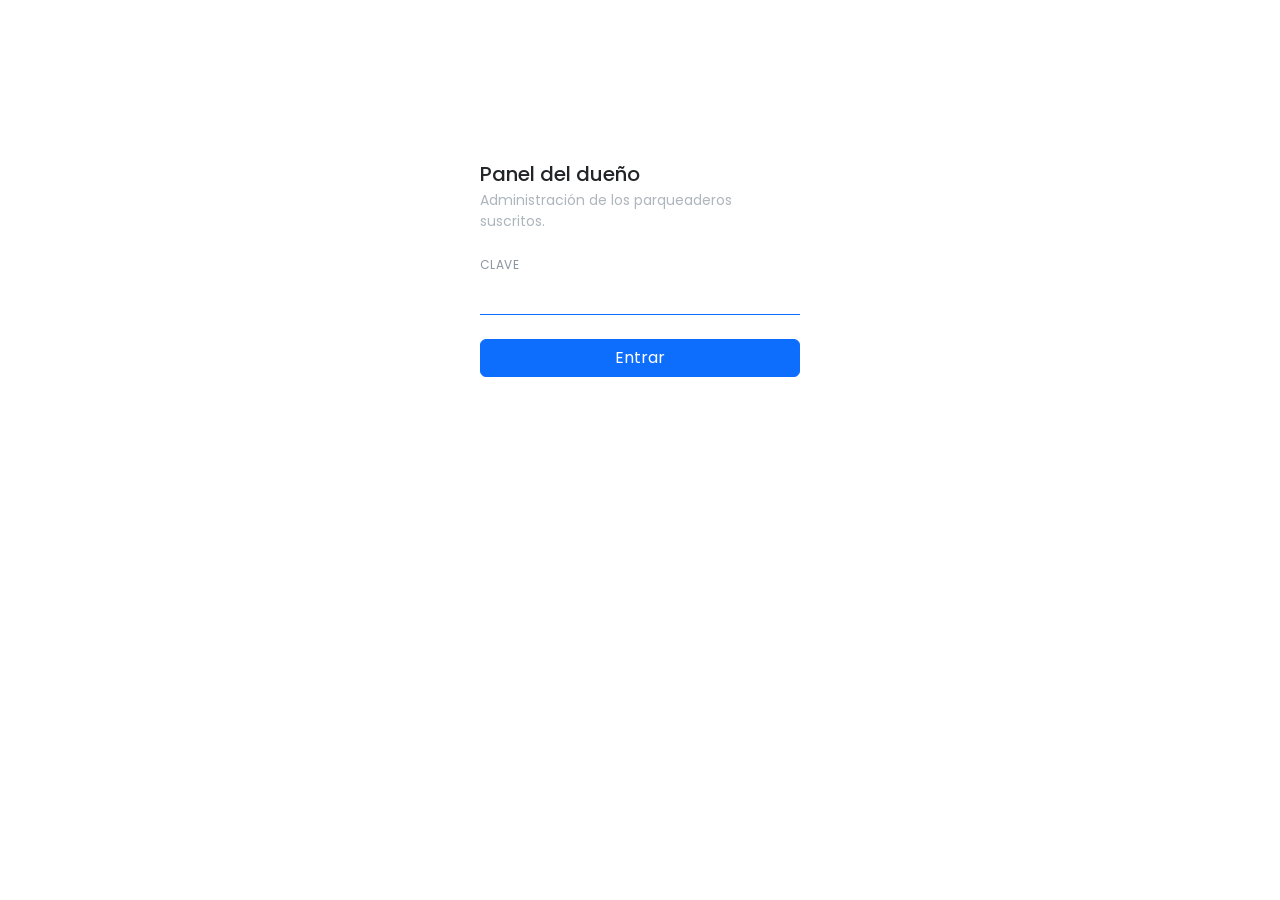
<file: public/gestion-ps-2026.html>
<!DOCTYPE html>
<html lang="es-CO">
<head>
<meta charset="UTF-8">
<meta name="viewport" content="width=device-width, initial-scale=1">
<title>Don Parqueo · Panel del dueño</title>
<link href="https://cdn.jsdelivr.net/npm/bootstrap@5.3.2/dist/css/bootstrap.min.css" rel="stylesheet">
<link href="https://fonts.googleapis.com/css2?family=Poppins:wght@300;400;500;600&display=swap" rel="stylesheet">
<style>
  body { font-family:'Poppins', sans-serif; background:#fff; }
  .lienzo { max-width:1100px; }

  .rotulo { font-size:.75rem; color:#8a94a0; text-transform:uppercase; letter-spacing:.04em; }
  .titulo-seccion { font-size:.9rem; font-weight:600; color:#495057; }
  .suave { color:#adb5bd; }
  .vacio { padding:3rem 1rem; text-align:center; color:#adb5bd; }

  .cifra { font-size:3rem; font-weight:600; line-height:1; letter-spacing:-.02em; }
  .cifra-sub { font-size:.8rem; color:#adb5bd; margin-top:.35rem; }
  .separador { border-left:1px solid #e9ecef; }
  .linea-fina { border-top:1px solid #e9ecef; }

  table.limpia { --bs-table-bg:transparent; }
  table.limpia th {
    font-weight:500; font-size:.75rem; color:#8a94a0;
    text-transform:uppercase; letter-spacing:.04em;
    border-bottom:1px solid #e9ecef; padding:0 .5rem .5rem 0;
  }
  table.limpia td {
    padding:.8rem .5rem .8rem 0; border-bottom:1px solid #f5f6f8;
    vertical-align:middle; font-size:.9rem;
  }
  table.limpia tr:last-child td { border-bottom:0; }

  .punto { width:.5rem; height:.5rem; border-radius:50%; display:inline-block; margin-right:.4rem; }
  .p-verde { background:#198754; }
  .p-amar  { background:#ffc107; }
  .p-rojo  { background:#dc3545; }
  .p-gris  { background:#ced4da; }

  .btn-texto { background:none; border:0; padding:0; color:#0d6efd; font-size:.85rem; }
  .btn-texto:disabled { color:#ced4da; }
  .btn-texto.peligro { color:#dc3545; }

  .campo-linea {
    border:0; border-bottom:1px solid #dee2e6; border-radius:0;
    box-shadow:none; padding-left:0;
  }
  .campo-linea:focus { border-bottom-color:#0d6efd; box-shadow:none; }

  .avisos { position:fixed; top:1rem; right:1rem; z-index:1080; width:22rem; max-width:calc(100vw - 2rem); }
  .modal-content { border:0; border-radius:.5rem; }
  .modal-header, .modal-footer { border-color:#e9ecef; }

  #puerta { max-width:20rem; margin:18vh auto; }

  @media (max-width: 767px){
    .separador { border-left:0; border-top:1px solid #e9ecef; padding-top:1rem; margin-top:1rem; }
    .cifra { font-size:2.25rem; }
  }
</style>
</head>
<body>

<div class="avisos" id="avisos"></div>

<!-- PUERTA -->
<div id="puerta">
  <h5 class="mb-1">Panel del dueño</h5>
  <div class="small suave mb-4">Administración de los parqueaderos suscritos.</div>

  <div class="rotulo mb-1">Clave</div>
  <input type="password" class="form-control campo-linea mb-4" id="clave" autocomplete="off">
  <button class="btn btn-primary w-100" id="btnEntrar">Entrar</button>
  <div class="small text-danger mt-3 d-none" id="errorClave"></div>
</div>

<!-- PANEL -->
<div class="container lienzo py-5 d-none" id="panel">

  <div class="d-flex align-items-start flex-wrap gap-3 mb-5">
    <div>
      <h4 class="mb-1">Panel del dueño</h4>
      <div class="text-muted small" id="fechaHoy"></div>
          <div class="ms-auto d-flex align-items-center gap-4">
        <button class="btn btn-primary btn-sm" id="btnNuevo">Nuevo parqueadero</button>
        <button class="btn-texto" id="btnSalir">Salir</button>
      </div>

  <!-- CIFRAS -->
  <div class="row mb-5">
    <div class="col-md-4 mb-4 mb-md-0">
      <div class="rotulo">Parqueaderos activos</div>
      <div class="cifra" id="cActivas">–</div>
      <div class="cifra-sub" id="subActivas">&nbsp;</div>
    </div>
    <div class="col-md-4 separador mb-4 mb-md-0">
      <div class="ps-md-4">
        <div class="rotulo">Cupos libres</div>
        <div class="cifra" id="cCupos">–</div>
        <div class="cifra-sub" id="subCupos">&nbsp;</div>
      </div>
    </div>
    <div class="col-md-4 separador">
      <div class="ps-md-4">
        <div class="rotulo">Por cobrar</div>
        <div class="cifra text-danger" id="cVencidas">–</div>
        <div class="cifra-sub" id="subVencidas">&nbsp;</div>
      </div>
    </div>
  </div>

  <div class="titulo-seccion mb-3">Clientes</div>
  <div id="zonaTabla"><div class="vacio">Cargando…</div></div>

</div>

<!-- RENOVAR -->
<div class="modal fade" id="modalRenovar" tabindex="-1">
  <div class="modal-dialog modal-dialog-centered modal-sm">
    <div class="modal-content">
      <div class="modal-header"><h6 class="modal-title">Renovar</h6>
        <button type="button" class="btn-close" data-bs-dismiss="modal"></button></div>
      <div class="modal-body">
        <div class="small suave mb-4" id="renovarQuien"></div>

        <div class="rotulo mb-2">¿Por cuántos meses?</div>
        <div class="d-flex gap-2 mb-4">
          <button class="btn btn-outline-secondary btn-sm flex-fill mes" data-m="1">1</button>
          <button class="btn btn-outline-secondary btn-sm flex-fill mes" data-m="3">3</button>
          <button class="btn btn-outline-secondary btn-sm flex-fill mes" data-m="6">6</button>
          <button class="btn btn-outline-secondary btn-sm flex-fill mes" data-m="12">12</button>
        </div>

        <div class="small suave" id="renovarEco"></div>
      </div>
      <div class="modal-footer">
        <button class="btn btn-light" data-bs-dismiss="modal">Cancelar</button>
        <button class="btn btn-primary" id="btnConfirmarRenovar" disabled>Renovar</button>
      </div>
    </div>
  </div>
</div>

<!-- FECHA A MANO -->
<div class="modal fade" id="modalFecha" tabindex="-1">
  <div class="modal-dialog modal-dialog-centered modal-sm">
    <div class="modal-content">
      <div class="modal-header"><h6 class="modal-title">Cambiar vencimiento</h6>
        <button type="button" class="btn-close" data-bs-dismiss="modal"></button></div>
      <div class="modal-body">
        <div class="small suave mb-4" id="fechaQuien"></div>
        <div class="rotulo mb-1">Vence el</div>
        <input type="date" class="form-control campo-linea mb-3" id="nuevaFecha">
        <div class="small suave">Déjalo vacío para quitar el vencimiento.</div>
      </div>
      <div class="modal-footer">
        <button class="btn btn-light" data-bs-dismiss="modal">Cancelar</button>
        <button class="btn btn-primary" id="btnGuardarFecha">Guardar</button>
      </div>
    </div>
  </div>
</div>
    <!-- NUEVO PARQUEADERO -->
<div class="modal fade" id="modalNuevo" tabindex="-1">
  <div class="modal-dialog modal-dialog-centered">
    <div class="modal-content">
      <div class="modal-header"><h6 class="modal-title">Nuevo parqueadero</h6>
        <button type="button" class="btn-close" data-bs-dismiss="modal"></button></div>

      <div class="modal-body">
        <div class="rotulo mb-1">Nombre del parqueadero</div>
        <input class="form-control campo-linea mb-4" id="nNombre" autocomplete="off">

        <div class="row g-4 mb-4">
          <div class="col-md-6">
            <div class="rotulo mb-1">NIT</div>
            <input class="form-control campo-linea" id="nNit" autocomplete="off" placeholder="900123456-7">
          </div>
          <div class="col-md-6">
            <div class="rotulo mb-1">Teléfono</div>
            <input class="form-control campo-linea" id="nTelefono" autocomplete="off">
          </div>
        </div>

        <div class="rotulo mb-1">Dirección <span class="text-lowercase suave">(opcional)</span></div>
        <input class="form-control campo-linea mb-4" id="nDireccion" autocomplete="off">

        <div class="rotulo mb-1">Correo <span class="text-lowercase suave">(opcional)</span></div>
        <input type="email" class="form-control campo-linea mb-4" id="nEmail" autocomplete="off">

        <div class="pt-4 mt-4 linea-fina">
          <div class="titulo-seccion mb-1">Con qué va a entrar</div>
          <div class="small suave mb-4">Estos son los datos que le entregas al cliente.</div>

          <div class="row g-4 mb-4">
            <div class="col-md-6">
              <div class="rotulo mb-1">Usuario</div>
              <input class="form-control campo-linea" id="nUsuario" autocomplete="off" placeholder="admin">
            </div>
            <div class="col-md-6">
              <div class="rotulo mb-1">Contraseña</div>
              <input class="form-control campo-linea" id="nPassword" autocomplete="off">
            </div>
          </div>

          <div class="rotulo mb-2">Meses pagados</div>
          <div class="d-flex gap-2">
            <button class="btn btn-outline-secondary btn-sm flex-fill mesn" data-m="1">1</button>
            <button class="btn btn-outline-secondary btn-sm flex-fill mesn active" data-m="3">3</button>
            <button class="btn btn-outline-secondary btn-sm flex-fill mesn" data-m="6">6</button>
            <button class="btn btn-outline-secondary btn-sm flex-fill mesn" data-m="12">12</button>
          </div>
        </div>

        <div class="small suave mt-4">
          Se crean solos: la configuración, el usuario administrador y los tipos
          Carro, Moto y Bicicleta con sus tarifas. El cliente los ajusta después.
        </div>
      </div>

      <div class="modal-footer">
        <button class="btn btn-light" data-bs-dismiss="modal">Cancelar</button>
        <button class="btn btn-primary" id="btnCrear">Crear parqueadero</button>
      </div>
    </div>
  </div>
</div>

<!-- DATOS DE ENTREGA -->
<div class="modal fade" id="modalEntrega" tabindex="-1">
  <div class="modal-dialog modal-dialog-centered modal-sm">
    <div class="modal-content">
      <div class="modal-body py-4">
        <div class="rotulo mb-3">Listo. Entrégale esto al cliente</div>
        <div id="cuerpoEntrega"></div>
      </div>
      <div class="modal-footer justify-content-center">
        <button class="btn-texto me-4" id="btnCopiar">Copiar</button>
        <button class="btn btn-primary btn-sm" data-bs-dismiss="modal">Listo</button>
      </div>
    </div>
  </div>
</div>

<script src="https://cdn.jsdelivr.net/npm/bootstrap@5.3.2/dist/js/bootstrap.bundle.min.js"></script>
<script>
/* ============================================================
   Panel del dueño del SaaS.

   No usa el login de las empresas. La clave viaja en el header
   x-admin-key y se guarda en sessionStorage, que se borra al cerrar
   la pestaña. No va en localStorage a proposito: esta clave abre
   TODOS los parqueaderos y no debe quedar guardada en el equipo.
   ============================================================ */
const $ = id => document.getElementById(id);

let CLAVE = sessionStorage.getItem('ps_dueno') || null;
let EMPRESAS = [];
let SEL = null, MESES = null;

function pesos(v){
  return '$ ' + (Math.round(Number(v) || 0)).toLocaleString('es-CO', { maximumFractionDigits:0 });
}
function fechaLegible(iso){
  if(!iso) return 'Sin vencimiento';
  const d = new Date(iso);
  if(isNaN(d)) return String(iso);
  return d.toLocaleDateString('es-CO', { day:'2-digit', month:'short', year:'numeric', timeZone:'UTC' });
}
function escapar(s){
  return String(s == null ? '' : s).replace(/[&<>"']/g,
    m => ({'&':'&amp;','<':'&lt;','>':'&gt;','"':'&quot;',"'":'&#39;'}[m]));
}

function avisar(tipo, texto){
  const clase = { ok:'success', error:'danger', alerta:'warning' }[tipo] || 'secondary';
  const el = document.createElement('div');
  el.className = `alert alert-${clase} alert-dismissible py-2 border-0`;
  el.innerHTML = `<div class="small">${escapar(texto)}</div>
                  <button type="button" class="btn-close" data-bs-dismiss="alert"></button>`;
  $('avisos').appendChild(el);
  setTimeout(() => el.remove(), tipo==='error' ? 9000 : 4000);
}

async function api(url, opciones = {}){
  const headers = {
    'Accept':'application/json',
    'x-admin-key': CLAVE || '',
    ...(opciones.headers||{})
  };
  if(opciones.body && !headers['Content-Type']) headers['Content-Type'] = 'application/json';

  let res, cuerpo;
  try{
    res = await fetch(url, { ...opciones, headers });
    const crudo = await res.text();
    try { cuerpo = crudo ? JSON.parse(crudo) : {}; } catch { cuerpo = { message: crudo }; }
  }catch(e){ throw new Error('Sin conexión con el servidor.'); }

  if(res.status === 401){
    // La clave dejo de servir. Se borra y se vuelve a la puerta.
    sessionStorage.removeItem('ps_dueno');
    CLAVE = null;
    mostrarPuerta();
    throw new Error('La clave ya no sirve. Vuelve a entrar.');
  }
  if(!res.ok) throw new Error(cuerpo.message || ('El servidor respondió ' + res.status));
  return cuerpo;
}

/* ---------- puerta ---------- */
function mostrarPuerta(){
  $('puerta').classList.remove('d-none');
  $('panel').classList.add('d-none');
}
function mostrarPanel(){
  $('puerta').classList.add('d-none');
  $('panel').classList.remove('d-none');
  $('fechaHoy').textContent = new Date().toLocaleDateString('es-CO',
    { weekday:'long', day:'numeric', month:'long', year:'numeric' });
  cargar();
}

async function entrar(clave){
  const err = $('errorClave');
  err.classList.add('d-none');

  const btn = $('btnEntrar');
  btn.disabled = true; btn.textContent = 'Entrando…';
  try{
    const r = await fetch('/api/dueno/entrar', {
      method:'POST',
      headers: { 'Content-Type':'application/json', 'x-admin-key': clave },
      body: '{}'
    });
    const j = await r.json().catch(() => ({}));
    if(!r.ok) throw new Error(j.message || 'No se pudo entrar');

    CLAVE = clave;
    sessionStorage.setItem('ps_dueno', clave);
    mostrarPanel();
  }catch(e){
    err.textContent = e.message;
    err.classList.remove('d-none');
    $('clave').value = '';
    $('clave').focus();
  }finally{
    btn.disabled = false; btn.textContent = 'Entrar';
  }
}

$('btnEntrar').addEventListener('click', () => {
  const c = $('clave').value.trim();
  if(!c) return;
  entrar(c);
});
$('clave').addEventListener('keydown', e => { if(e.key === 'Enter') $('btnEntrar').click(); });

$('btnSalir').addEventListener('click', () => {
  sessionStorage.removeItem('ps_dueno');
  CLAVE = null;
  $('clave').value = '';
  mostrarPuerta();
});

/* ---------- carga ---------- */
async function cargar(){
  const zona = $('zonaTabla');
  try{
    const r = await api('/api/dueno/empresas');
    EMPRESAS = r.data || [];
    pintarCifras(r.resumen || {});
    pintarTabla();
  }catch(e){
    zona.innerHTML = '<div class="vacio text-danger">' + escapar(e.message) + '</div>';
  }
}

function pintarCifras(res){
  $('cActivas').textContent = res.activas ?? '–';
  $('subActivas').textContent = (res.total || 0) + ' en total';

  $('cCupos').textContent = res.cupos_libres ?? '–';
  $('subCupos').textContent = 'De ' + (res.tope || 15) + ' que aguanta el plan actual';

  const vencidas = EMPRESAS.filter(e => e.estado === 'vencida' || e.estado === 'gracia').length;
  $('cVencidas').textContent = vencidas;
  $('subVencidas').textContent = vencidas === 0
    ? 'Todos al día'
    : (vencidas === 1 ? 'Un parqueadero vencido' : vencidas + ' parqueaderos vencidos');
}

const ETIQUETAS = {
  sin_fecha : { punto:'p-gris',  texto:'Sin vencimiento' },
  al_dia    : { punto:'p-verde', texto:'Al día' },
  por_vencer: { punto:'p-amar',  texto:'Por vencer' },
  gracia    : { punto:'p-amar',  texto:'Vencido, en gracia' },
  vencida   : { punto:'p-rojo',  texto:'Suspendido' }
};

function pintarTabla(){
  const zona = $('zonaTabla');

  if(!EMPRESAS.length){
    zona.innerHTML = '<div class="vacio">Todavía no hay parqueaderos registrados.</div>';
    return;
  }

  zona.innerHTML =
    '<div class="table-responsive"><table class="table limpia mb-0">' +
      '<thead><tr>' +
        '<th>Parqueadero</th><th>NIT</th><th>Estado</th>' +
        '<th>Vence</th><th>Movimientos 30d</th><th class="text-end">Acciones</th>' +
      '</tr></thead><tbody>' +
      EMPRESAS.map(e => {
        const et = ETIQUETAS[e.estado] || ETIQUETAS.sin_fecha;

        let detalle = '';
        if(e.estado === 'por_vencer' && e.dias_restantes != null){
          const d = Number(e.dias_restantes);
          detalle = d === 0 ? 'Vence hoy' : 'Faltan ' + d + (d === 1 ? ' día' : ' días');
        }else if((e.estado === 'gracia' || e.estado === 'vencida') && e.dias_restantes != null){
          const d = Math.abs(Number(e.dias_restantes));
          detalle = 'Hace ' + d + (d === 1 ? ' día' : ' días');
        }

        return '<tr>' +
          '<td>' +
            '<div>' + escapar(e.nombre) + (e.activa ? '' : ' <span class="small text-danger">apagado</span>') + '</div>' +
            '<div class="small suave">' + escapar(e.telefono || e.email || '') + '</div>' +
          '</td>' +
          '<td class="suave">' + escapar(e.nit) + '</td>' +
          '<td>' +
            '<span class="punto ' + et.punto + '"></span>' + et.texto +
            (detalle ? '<div class="small suave">' + detalle + '</div>' : '') +
          '</td>' +
          '<td class="suave">' + fechaLegible(e.fecha_vencimiento) + '</td>' +
          '<td class="suave">' + (e.movimientos_30d || 0) + '</td>' +
          '<td class="text-end text-nowrap">' +
            '<button class="btn-texto me-3 acc-renovar" data-id="' + e.id_empresa + '">Renovar</button>' +
            '<button class="btn-texto me-3 acc-fecha" data-id="' + e.id_empresa + '">Fecha</button>' +
            '<button class="btn-texto ' + (e.activa ? 'peligro' : '') + ' acc-estado" ' +
                    'data-id="' + e.id_empresa + '">' +
              (e.activa ? 'Apagar' : 'Encender') +
            '</button>' +
          '</td>' +
        '</tr>';
      }).join('') +
    '</tbody></table></div>';

  zona.querySelectorAll('.acc-renovar').forEach(b =>
    b.addEventListener('click', () => abrirRenovar(b.dataset.id)));
  zona.querySelectorAll('.acc-fecha').forEach(b =>
    b.addEventListener('click', () => abrirFecha(b.dataset.id)));
  zona.querySelectorAll('.acc-estado').forEach(b =>
    b.addEventListener('click', () => cambiarEstado(b.dataset.id)));
}

function empresaDe(id){
  return EMPRESAS.find(e => String(e.id_empresa) === String(id));
}

/* ---------- renovar ---------- */
function abrirRenovar(id){
  const e = empresaDe(id);
  if(!e) return;
  SEL = id; MESES = null;

  $('renovarQuien').textContent = e.nombre + ' · vence ' + fechaLegible(e.fecha_vencimiento).toLowerCase();
  $('renovarEco').textContent = '';
  $('btnConfirmarRenovar').disabled = true;
  document.querySelectorAll('.mes').forEach(b => b.classList.remove('active'));

  bootstrap.Modal.getOrCreateInstance($('modalRenovar')).show();
}

document.querySelectorAll('.mes').forEach(b => {
  b.addEventListener('click', () => {
    document.querySelectorAll('.mes').forEach(o => o.classList.remove('active'));
    b.classList.add('active');
    MESES = Number(b.dataset.m);
    $('btnConfirmarRenovar').disabled = false;

    // Se muestra hasta cuando quedaria, contando desde el vencimiento actual
    // si todavia no ha pasado. Asi renovar antes no le quita dias al cliente.
    const e = empresaDe(SEL);
    const base = e && e.fecha_vencimiento ? new Date(e.fecha_vencimiento) : new Date();
    const hoy = new Date();
    const desde = base > hoy ? base : hoy;
    const hasta = new Date(desde);
    hasta.setMonth(hasta.getMonth() + MESES);
    $('renovarEco').textContent = 'Quedaría hasta el ' +
      hasta.toLocaleDateString('es-CO', { day:'2-digit', month:'long', year:'numeric' }) + '.';
  });
});

$('btnConfirmarRenovar').addEventListener('click', async () => {
  if(!SEL || !MESES) return;
  const btn = $('btnConfirmarRenovar');
  btn.disabled = true; btn.textContent = 'Renovando…';
  try{
    const r = await api('/api/dueno/empresas/' + SEL + '/renovar', {
      method:'POST', body: JSON.stringify({ meses: MESES })
    });
    bootstrap.Modal.getInstance($('modalRenovar')).hide();
    avisar('ok', r.message + '. Vence ' + fechaLegible(r.fecha_vencimiento).toLowerCase() + '.');
    await cargar();
  }catch(e){ avisar('error', e.message); }
  finally{ btn.disabled = false; btn.textContent = 'Renovar'; }
});

/* ---------- fecha a mano ---------- */
function abrirFecha(id){
  const e = empresaDe(id);
  if(!e) return;
  SEL = id;

  $('fechaQuien').textContent = e.nombre;
  $('nuevaFecha').value = e.fecha_vencimiento
    ? String(e.fecha_vencimiento).slice(0,10) : '';

  bootstrap.Modal.getOrCreateInstance($('modalFecha')).show();
}

$('btnGuardarFecha').addEventListener('click', async () => {
  if(!SEL) return;
  const btn = $('btnGuardarFecha');
  btn.disabled = true; btn.textContent = 'Guardando…';
  try{
    await api('/api/dueno/empresas/' + SEL, {
      method:'PUT',
      body: JSON.stringify({ fecha_vencimiento: $('nuevaFecha').value || null })
    });
    bootstrap.Modal.getInstance($('modalFecha')).hide();
    avisar('ok','Vencimiento actualizado.');
    await cargar();
  }catch(e){ avisar('error', e.message); }
  finally{ btn.disabled = false; btn.textContent = 'Guardar'; }
});

/* ---------- apagar / encender ---------- */
async function cambiarEstado(id){
  const e = empresaDe(id);
  if(!e) return;

  const apagar = !!e.activa;
  const texto = apagar
    ? '¿Apagar ' + e.nombre + '? Nadie de ese parqueadero va a poder entrar.'
    : '¿Encender ' + e.nombre + '?';
  if(!confirm(texto)) return;

  try{
    await api('/api/dueno/empresas/' + id, {
      method:'PUT', body: JSON.stringify({ activa: !apagar })
    });
    avisar('ok', apagar ? 'Parqueadero apagado.' : 'Parqueadero encendido.');
    await cargar();
  }catch(err){ avisar('error', err.message); }
}
  /* ---------- nuevo parqueadero ---------- */
let MESES_NUEVO = 3;

$('btnNuevo').addEventListener('click', () => {
  ['nNombre','nNit','nTelefono','nDireccion','nEmail','nUsuario','nPassword']
    .forEach(id => $(id).value = '');
  $('nUsuario').value = 'admin';

  MESES_NUEVO = 3;
  document.querySelectorAll('.mesn').forEach(b =>
    b.classList.toggle('active', b.dataset.m === '3'));

  bootstrap.Modal.getOrCreateInstance($('modalNuevo')).show();
});

document.querySelectorAll('.mesn').forEach(b => {
  b.addEventListener('click', () => {
    document.querySelectorAll('.mesn').forEach(o => o.classList.remove('active'));
    b.classList.add('active');
    MESES_NUEVO = Number(b.dataset.m);
  });
});

$('btnCrear').addEventListener('click', async () => {
  const datos = {
    nombre:    $('nNombre').value.trim(),
    nit:       $('nNit').value.trim(),
    telefono:  $('nTelefono').value.trim(),
    direccion: $('nDireccion').value.trim(),
    email:     $('nEmail').value.trim(),
    usuario:   $('nUsuario').value.trim(),
    password:  $('nPassword').value,
    meses:     MESES_NUEVO
  };

  if(!datos.nombre) return avisar('alerta','Ponle nombre al parqueadero.');
  if(!datos.nit)    return avisar('alerta','Falta el NIT. Con eso entra el cliente.');
  if(!datos.usuario || !datos.password)
    return avisar('alerta','Hay que crearle usuario y contraseña.');
  if(datos.password.length < 6)
    return avisar('alerta','La contraseña necesita al menos 6 caracteres.');

  const btn = $('btnCrear');
  btn.disabled = true; btn.textContent = 'Creando…';
  try{
    await api('/api/dueno/empresas', { method:'POST', body: JSON.stringify(datos) });
    bootstrap.Modal.getInstance($('modalNuevo')).hide();

    // Los datos de entrada se muestran UNA vez. La contraseña queda encriptada
    // en la base y no se puede volver a ver: si no se copia ahora, toca
    // cambiarla desde la pantalla de Usuarios del propio cliente.
    const texto =
      'Don Parqueo\n' +
      window.location.origin + '\n\n' +
      'NIT: ' + datos.nit + '\n' +
      'Usuario: ' + datos.usuario + '\n' +
      'Contraseña: ' + datos.password;

    $('cuerpoEntrega').innerHTML =
      '<div class="small suave mb-3">' + escapar(datos.nombre) + '</div>' +
      '<table class="table limpia mb-3"><tbody>' +
        '<tr><td class="suave">Entra por</td><td>' + escapar(window.location.origin) + '</td></tr>' +
        '<tr><td class="suave">NIT</td><td>' + escapar(datos.nit) + '</td></tr>' +
        '<tr><td class="suave">Usuario</td><td>' + escapar(datos.usuario) + '</td></tr>' +
        '<tr><td class="suave">Contraseña</td><td>' + escapar(datos.password) + '</td></tr>' +
      '</tbody></table>' +
      '<div class="small text-danger">La contraseña no se puede volver a ver. Cópiala ahora.</div>';

    $('btnCopiar').onclick = function(){
      navigator.clipboard.writeText(texto)
        .then(() => avisar('ok','Copiado.'))
        .catch(() => avisar('alerta','No se pudo copiar. Anótalo a mano.'));
    };

    bootstrap.Modal.getOrCreateInstance($('modalEntrega')).show();
    await cargar();
  }catch(e){ avisar('error', e.message); }
  finally{ btn.disabled = false; btn.textContent = 'Crear parqueadero'; }
});

/* ---------- arranque ---------- */
if(CLAVE) mostrarPanel();
else { mostrarPuerta(); $('clave').focus(); }
</script>
</body>
</html>
</file>
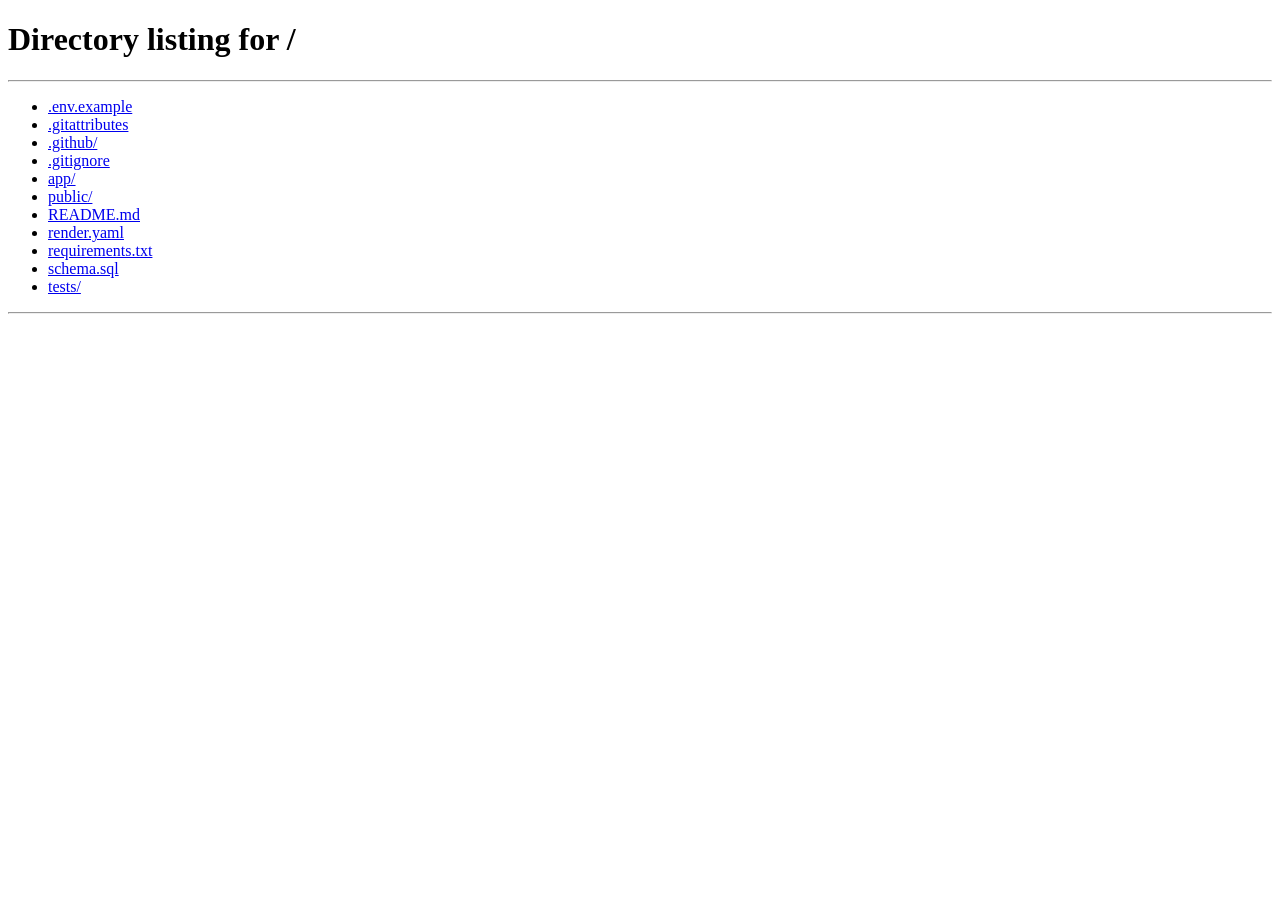
<file: public/admin/mensualidades.html>
<!DOCTYPE html>
<html lang="es-CO">
<head>
<meta charset="UTF-8">
<meta name="viewport" content="width=device-width, initial-scale=1">
<title>Don Parqueo - Planes</title>
<link href="https://cdn.jsdelivr.net/npm/bootstrap@5.3.2/dist/css/bootstrap.min.css" rel="stylesheet">
<link href="https://fonts.googleapis.com/css2?family=Poppins:wght@300;400;500;600&display=swap" rel="stylesheet">
<link href="https://cdnjs.cloudflare.com/ajax/libs/font-awesome/6.0.0/css/all.min.css" rel="stylesheet">
<link href="../css/dashboard.css" rel="stylesheet">
<script>
  if (!localStorage.getItem('token')) { window.location.href = '/'; }
</script>
<style>
  .lienzo { max-width:1100px; }

  .rotulo { font-size:.75rem; color:#8a94a0; text-transform:uppercase; letter-spacing:.04em; }
  .titulo-seccion { font-size:.9rem; font-weight:600; color:#495057; }
  .suave { color:#adb5bd; }
  .vacio { padding:2.5rem 1rem; text-align:center; color:#adb5bd; }
  .eco { min-height:1.1rem; font-size:.8rem; color:#adb5bd; }

  .linea, .linea:focus {
    border:0; border-bottom:1px solid #e9ecef; border-radius:0;
    box-shadow:none; padding-left:0;
  }
  .linea:focus { border-bottom-color:#0d6efd; }

  .btn-texto { background:none; border:0; padding:0; color:#0d6efd; font-size:.85rem; }
  .btn-texto:disabled { color:#ced4da; }

  /* ---- tabla limpia ---- */
  table.limpia { --bs-table-bg:transparent; }
  table.limpia th {
    font-weight:500; font-size:.75rem; color:#8a94a0;
    text-transform:uppercase; letter-spacing:.04em;
    border-bottom:1px solid #e9ecef; padding:0 .5rem .5rem 0;
  }
  table.limpia td { padding:.75rem .5rem .75rem 0; border-bottom:1px solid #f5f6f8; vertical-align:middle; }
  table.limpia tr:last-child td { border-bottom:0; }

  /* la placa la pinta mensualidades.js como badge: se aplana */
  #tbMens .badge.bg-light {
    background:none !important; border:0 !important; padding:0 !important;
    font-family:ui-monospace, Menlo, Consolas, monospace;
    font-weight:600; font-size:.95rem; letter-spacing:.05em; color:#212529 !important;
  }
  #tbMens .badge {
    font-weight:500; font-size:.72rem; padding:0; background:none !important;
    text-transform:none;
  }
  #tbMens .badge.bg-success   { color:#198754 !important; }
  #tbMens .badge.bg-warning   { color:#fd7e14 !important; }
  #tbMens .badge.bg-danger    { color:#dc3545 !important; }
  #tbMens .badge.bg-secondary { color:#adb5bd !important; }

  /* botones de acción de la tabla, sin cajas */
  #tbMens .btn {
    border:0 !important; background:none !important;
    padding:.15rem .4rem; color:#8a94a0;
  }
  #tbMens .btn:hover { color:#0d6efd; }

  .total-pago { font-size:2.4rem; font-weight:600; line-height:1.1; letter-spacing:-.02em; }
  .bloque { border-top:1px solid #e9ecef; padding-top:1.25rem; margin-top:1.75rem; }

  .modal-content { border:0; border-radius:.5rem; }
  .modal-header, .modal-footer { border-color:#e9ecef; }
</style>
</head>
<body>

<!-- El menú lo escribe public/js/menu.js. -->
<div class="sidebar">
  <div class="sidebar-footer">
    <a href="#" class="nav-link" id="btnLogout"><i class="fas fa-sign-out-alt"></i><span>Cerrar Sesión</span></a>
  </div>
</div>

<div class="main-content">

  <nav class="navbar navbar-expand-lg navbar-light bg-white">
    <div class="container-fluid">
      <button class="btn btn-link sidebar-toggle"><i class="fas fa-bars"></i></button>
      <ul class="navbar-nav ms-auto">
        <li class="nav-item">
          <span class="nav-link small"><span id="userName">Usuario</span></span>
        </li>
      </ul>
    </div>
  </nav>

  <div class="container py-5 lienzo">

    <div class="d-flex align-items-end flex-wrap gap-3 mb-5">
      <div>
        <h4 class="mb-1">Planes</h4>
        <div class="text-muted small">Clientes con puesto pago. No pasan por el cobro de entrada y salida.</div>
      </div>
      <button id="btnNueva" class="btn btn-primary ms-auto">Nuevo plan</button>
    </div>

    <!-- FILTROS -->
    <div class="d-flex align-items-end flex-wrap gap-4 mb-4">
      <div style="flex:1 1 18rem">
        <div class="rotulo mb-1">Buscar</div>
        <input id="q" type="text" class="form-control form-control-sm linea"
               placeholder="Placa, titular o cédula">
      </div>
      <div style="width:11rem">
        <div class="rotulo mb-1">Estado</div>
        <select id="estado" class="form-select form-select-sm linea">
          <option value="">Todos</option>
          <option value="activa">Al día</option>
          <option value="vencida">Vencidos</option>
          <option value="cancelada">Cancelados</option>
        </select>
      </div>
      <button id="btnBuscar" class="btn-texto pb-2">Buscar</button>
    </div>

    <!-- TABLA -->
    <table class="table limpia mb-0">
      <thead>
        <tr>
          <th>Placa</th>
          <th>Titular</th>
          <th>Paga</th>
          <th>Desde</th>
          <th>Hasta</th>
          <th>Estado</th>
          <th class="text-end">Acciones</th>
        </tr>
      </thead>
      <tbody id="tbMens"></tbody>
    </table>

    <div class="d-flex justify-content-between align-items-center pt-3 mt-3"
         style="border-top:1px solid #e9ecef">
      <button class="btn-texto" id="btnPrev">Anterior</button>
      <span class="small suave" id="pageInfo">Página 1</span>
      <button class="btn-texto" id="btnNext">Siguiente</button>
    </div>

  </div>
</div>

<!-- NUEVO / EDITAR PLAN -->
<div class="modal fade" id="mensModal" tabindex="-1" aria-hidden="true">
  <div class="modal-dialog modal-lg modal-dialog-scrollable">
    <div class="modal-content">
      <div class="modal-header">
        <h6 class="modal-title" id="mensModalTitle">Nuevo plan</h6>
        <button type="button" class="btn-close" data-bs-dismiss="modal"></button>
      </div>
      <div class="modal-body">
        <form id="mensForm">
          <input type="hidden" id="id_mensualidad">

          <!-- VEHÍCULO -->
          <div class="titulo-seccion mb-3">Vehículo</div>
          <div class="row g-4">
            <div class="col-md-5">
              <div class="rotulo mb-1">Placa</div>
              <input type="text" id="placa" class="form-control linea text-uppercase"
                     style="font-family:ui-monospace,Menlo,Consolas,monospace; font-size:1.4rem; letter-spacing:.08em"
                     maxlength="10" autocomplete="off" placeholder="ABC123" required>
            </div>
            <div class="col-md-7">
              <div class="rotulo mb-1">Tipo de vehículo</div>
              <select id="id_tipo" class="form-select form-select-sm linea">
                <option value="">Solo si el vehículo es nuevo</option>
              </select>
              <div class="eco">Si la placa ya está registrada, déjalo así.</div>
            </div>
          </div>

          <!-- TITULAR -->
          <div class="bloque">
            <div class="titulo-seccion mb-3">Titular</div>
            <div class="row g-4">
              <div class="col-md-6">
                <div class="rotulo mb-1">Nombre completo</div>
                <input type="text" id="titular_nombre" class="form-control form-control-sm linea" required>
              </div>
              <div class="col-md-6">
                <div class="rotulo mb-1">Cédula <span class="suave">(opcional)</span></div>
                <input type="text" id="titular_documento" class="form-control form-control-sm linea">
              </div>
              <div class="col-md-6">
                <div class="rotulo mb-1">Teléfono <span class="suave">(opcional)</span></div>
                <input type="text" id="titular_telefono" class="form-control form-control-sm linea">
              </div>
              <div class="col-md-6">
                <div class="rotulo mb-1">Correo <span class="suave">(opcional)</span></div>
                <input type="email" id="titular_email" class="form-control form-control-sm linea">
              </div>
            </div>
          </div>

          <!-- PLAN -->
          <div class="bloque">
            <div class="titulo-seccion mb-3">Plan</div>
            <div class="row g-4">
              <div class="col-md-4">
                <div class="rotulo mb-1">Cada cuánto paga</div>
                <select id="periodicidad" class="form-select form-select-sm linea">
                  <option value="dia">Por día</option>
                  <option value="semana">Por semana</option>
                  <option value="mes" selected>Por mes</option>
                  <option value="anio">Por año</option>
                  <option value="manual">Fechas a mano</option>
                </select>
              </div>
              <div class="col-md-4">
                <div class="rotulo mb-1">Cuánto paga cada vez</div>
                <div class="d-flex align-items-baseline gap-2">
                  <span class="suave">$</span>
                  <input type="number" min="0" step="1" id="valor_mensual"
                         class="form-control linea" style="font-size:1.3rem; font-weight:600" required>
                </div>
                <div class="eco" id="ecoValor"></div>
              </div>
              <div class="col-md-4"></div>

              <div class="col-md-4">
                <div class="rotulo mb-1">Empieza el</div>
                <input type="date" id="fecha_inicio" class="form-control form-control-sm linea" required>
              </div>
              <div class="col-md-4">
                <div class="rotulo mb-1">Termina el <span class="suave">(opcional)</span></div>
                <input type="date" id="fecha_fin" class="form-control form-control-sm linea">
                <div class="eco" id="ecoPeriodo"></div>
              </div>
              <div class="col-md-4 d-flex align-items-end pb-1">
                <div class="form-check form-switch">
                  <input class="form-check-input" type="checkbox" id="auto_renovar" checked>
                  <label class="form-check-label small" for="auto_renovar">Renovar sola al vencer</label>
                </div>
              </div>

              <div class="col-12">
                <div class="rotulo mb-1">Notas <span class="suave">(opcional)</span></div>
                <textarea id="observaciones" class="form-control form-control-sm linea" rows="2"
                          placeholder="Puesto asignado, acuerdos especiales…"></textarea>
              </div>
            </div>
          </div>

        </form>
      </div>
      <div class="modal-footer">
        <button type="button" class="btn btn-light" data-bs-dismiss="modal">Cancelar</button>
        <button type="button" class="btn btn-primary" id="btnGuardar">Guardar</button>
      </div>
    </div>
  </div>
</div>

<!-- REGISTRAR PAGO -->
<div class="modal fade" id="pagoMensModal" tabindex="-1" aria-hidden="true">
  <div class="modal-dialog">
    <div class="modal-content">
      <div class="modal-header">
        <h6 class="modal-title">Registrar pago</h6>
        <button type="button" class="btn-close" data-bs-dismiss="modal"></button>
      </div>
      <div class="modal-body">
        <form id="pagoMensForm">
          <input type="hidden" id="pago_id_mensualidad">

          <div class="mb-4">
            <div class="rotulo mb-1">¿Cuántos meses paga?</div>
            <div class="d-flex align-items-center gap-3">
              <button class="btn-texto" type="button" id="btnMesMenos" style="font-size:1.4rem">−</button>
              <input type="number" id="months" class="form-control linea text-center"
                     style="width:5rem; font-size:1.4rem; font-weight:600" min="1" step="1" value="1">
              <button class="btn-texto" type="button" id="btnMesMas" style="font-size:1.4rem">+</button>
            </div>
          </div>

          <div class="mb-4">
            <div class="rotulo mb-1">Queda cubierto</div>
            <input type="text" id="periodo_label" class="form-control form-control-sm linea" disabled>
          </div>

          <div class="mb-4" style="border-top:1px solid #e9ecef; border-bottom:1px solid #e9ecef; padding:1.25rem 0">
            <div class="rotulo">Total a recibir</div>
            <div class="total-pago text-success" id="ecoMonto">$ 0</div>
          </div>

          <div class="row g-4">
            <div class="col-md-6">
              <div class="rotulo mb-1">Monto</div>
              <div class="d-flex align-items-baseline gap-2">
                <span class="suave">$</span>
                <input type="number" id="monto" class="form-control form-control-sm linea" min="0" step="1" required>
              </div>
            </div>
            <div class="col-md-6">
              <div class="rotulo mb-1">Cómo paga</div>
              <select id="metodo_pago" class="form-select form-select-sm linea">
                <option value="efectivo">Efectivo</option>
                <option value="tarjeta">Tarjeta</option>
                <option value="transferencia">Transferencia</option>
                <option value="QR">QR</option>
              </select>
            </div>
            <div class="col-12">
              <div class="rotulo mb-1">Referencia <span class="suave">(opcional)</span></div>
              <input type="text" id="referencia_pago" class="form-control form-control-sm linea"
                     placeholder="Número de comprobante o transacción">
            </div>
          </div>
        </form>
      </div>
      <div class="modal-footer">
        <button type="button" class="btn btn-light" data-bs-dismiss="modal">Cancelar</button>
        <button type="button" class="btn btn-success" id="btnRegPago">Registrar pago</button>
      </div>
    </div>
  </div>
</div>

<div class="position-fixed top-0 end-0 p-3" style="z-index:1100">
  <div id="toastContainer"></div>
</div>

<script src="https://cdn.jsdelivr.net/npm/bootstrap@5.3.2/dist/js/bootstrap.bundle.min.js"></script>
<script src="../js/turnos.js"></script>
<script src="../js/mensualidades.js"></script>
<script src="../js/menu.js"></script>
<script>
/* Solo detalles de la vista. El guardado sigue en mensualidades.js.
   La periodicidad no toca la base: se traduce a fecha_inicio / fecha_fin. */
(function () {
  'use strict';
  var $ = function (id) { return document.getElementById(id); };

  function pesos(v) {
    var n = Math.round(Number(v) || 0);
    return '$ ' + n.toLocaleString('es-CO', { maximumFractionDigits: 0 });
  }

  var PERIODOS = {
    dia:    { etiqueta:'al día',    sufijo:'por día' },
    semana: { etiqueta:'a la semana', sufijo:'por semana' },
    mes:    { etiqueta:'al mes',    sufijo:'por mes' },
    anio:   { etiqueta:'al año',    sufijo:'por año' },
    manual: { etiqueta:'',          sufijo:'' }
  };

  /* ---- placa en mayúscula ---- */
  var placa = $('placa');
  if (placa) placa.addEventListener('input', function () {
    var pos = this.selectionStart;
    this.value = this.value.toUpperCase();
    this.setSelectionRange(pos, pos);
  });

  /* ---- periodicidad: calcula fecha_fin ---- */
  var per = $('periodicidad'), ini = $('fecha_inicio'), fin = $('fecha_fin');
  var ecoPeriodo = $('ecoPeriodo'), valor = $('valor_mensual'), ecoValor = $('ecoValor');

  function sumar(fechaISO, tipo) {
    if (!fechaISO) return '';
    var p = fechaISO.split('-');
    var d = new Date(Number(p[0]), Number(p[1]) - 1, Number(p[2]));
    if (tipo === 'dia')         d.setDate(d.getDate() + 1);
    else if (tipo === 'semana') d.setDate(d.getDate() + 7);
    else if (tipo === 'mes')    d.setMonth(d.getMonth() + 1);
    else if (tipo === 'anio')   d.setFullYear(d.getFullYear() + 1);
    else return '';
    d.setDate(d.getDate() - 1);
    var mm = String(d.getMonth() + 1).padStart(2, '0');
    var dd = String(d.getDate()).padStart(2, '0');
    return d.getFullYear() + '-' + mm + '-' + dd;
  }

  function refPeriodo(forzar) {
    if (!per || !ini || !fin) return;
    var tipo = per.value;

    if (tipo === 'manual') {
      fin.disabled = false;
      ecoPeriodo.textContent = 'Escribe tú la fecha de fin.';
    } else {
      fin.disabled = true;
      if (ini.value) {
        var calc = sumar(ini.value, tipo);
        if (forzar || !fin.value || fin.dataset.auto === '1') {
          fin.value = calc;
          fin.dataset.auto = '1';
        }
        ecoPeriodo.textContent = 'Cubre hasta el ' + (fin.value || '—') + '.';
      } else {
        ecoPeriodo.textContent = 'Escoge la fecha de inicio.';
      }
    }
    refValor();
  }

  function refValor() {
    if (!valor || !ecoValor) return;
    var v = Number(valor.value) || 0;
    var tipo = per ? per.value : 'mes';
    var et = (PERIODOS[tipo] || PERIODOS.mes).etiqueta;
    ecoValor.textContent = v > 0 ? pesos(v) + (et ? ' ' + et : '') : '';
  }

  if (per) per.addEventListener('change', function () { refPeriodo(true); });
  if (ini) ini.addEventListener('change', function () { refPeriodo(true); });
  if (fin) fin.addEventListener('input', function () { this.dataset.auto = '0'; });
  if (valor) valor.addEventListener('input', refValor);

  /* ---- eco del total en el modal de pago ---- */
  var monto = $('monto'), ecoMonto = $('ecoMonto');
  if (monto && ecoMonto) {
    var refMonto = function () { ecoMonto.textContent = pesos(monto.value); };
    monto.addEventListener('input', refMonto);
    ['btnMesMas', 'btnMesMenos'].forEach(function (b) {
      var el = $(b);
      if (el) el.addEventListener('click', function () { setTimeout(refMonto, 60); });
    });
    var meses = $('months');
    if (meses) meses.addEventListener('input', function () { setTimeout(refMonto, 60); });
    var pm = $('pagoMensModal');
    if (pm) pm.addEventListener('shown.bs.modal', refMonto);
    refMonto();
  }

  /* ---- al abrir el modal del plan ---- */
  var mm = $('mensModal');
  if (mm) mm.addEventListener('shown.bs.modal', function () {
    // si la fecha de fin vino de la base, se respeta y se pasa a modo manual
    if (fin && fin.value && $('id_mensualidad').value) {
      per.value = 'manual';
      fin.dataset.auto = '0';
    }
    refPeriodo(false);
    if (placa) placa.focus();
  });

  refPeriodo(false);
})();
</script>
</body>
</html>
</file>
<file: public/css/styles.css>
/* Estilos generales */
body {
    font-family: 'Poppins', sans-serif;
    background: linear-gradient(135deg, #f5f7fa 0%, #e4e8eb 100%);
}

/* Estilos para el logo */
.logo-container {
    display: flex;
    justify-content: center;
    align-items: center;
}

.logo-circle {
    width: 80px;
    height: 80px;
    background-color: #1a237e;
    border-radius: 50%;
    display: flex;
    justify-content: center;
    align-items: center;
    box-shadow: 0 4px 12px rgba(26, 35, 126, 0.2);
}

.logo-text {
    color: white;
    font-size: 2rem;
    font-weight: 600;
    letter-spacing: -1px;
}

/* Estilos para la tarjeta de login */
.login-card {
    background: rgba(255, 255, 255, 0.98);
    border-radius: 15px;
    transition: transform 0.3s ease;
}

.login-card:hover {
    transform: translateY(-5px);
}

/* Estilos para los inputs */
.form-control {
    border: 1px solid #e0e0e0;
    padding: 0.75rem 1rem;
    font-size: 0.95rem;
    border-radius: 8px;
    transition: all 0.3s ease;
}

.form-control:focus {
    border-color: #1a237e;
    box-shadow: 0 0 0 0.2rem rgba(26, 35, 126, 0.15);
}

/* Estilos para los botones */
.btn-primary {
    background-color: #1a237e;
    border-color: #1a237e;
    border-radius: 8px;
    font-weight: 500;
    letter-spacing: 0.3px;
    transition: all 0.3s ease;
}

.btn-primary:hover {
    background-color: #151b60;
    border-color: #151b60;
    transform: translateY(-1px);
    box-shadow: 0 4px 12px rgba(26, 35, 126, 0.2);
}

/* Estilos para el botón de mostrar/ocultar contraseña */
#togglePassword {
    border-left: none;
    background-color: white;
    border-color: #e0e0e0;
    color: #1a237e;
    transition: all 0.3s ease;
}

#togglePassword:hover {
    background-color: #f8f9fa;
    color: #151b60;
}

#togglePassword:focus {
    box-shadow: none;
    border-color: #1a237e;
}

/* Estilos para los iconos en los inputs */
.input-group-text {
    background-color: #1a237e;
    border: none;
    padding: 0.75rem 1rem;
}

/* Estilos para el checkbox */
.form-check-input:checked {
    background-color: #1a237e;
    border-color: #1a237e;
}

/* Estilos para el footer y redes sociales */
.social-links {
    margin-top: 1rem;
}

.social-link {
    color: #1a237e;
    font-size: 1.5rem;
    margin: 0 10px;
    transition: all 0.3s ease;
}

.social-link:hover {
    color: #151b60;
    transform: translateY(-3px);
}

.social-link-whatsapp {
    color: #25D366 !important;
}

.social-link-whatsapp:hover {
    color: #1da851 !important;
}

/* Animaciones */
@keyframes fadeIn {
    from {
        opacity: 0;
        transform: translateY(20px);
    }
    to {
        opacity: 1;
        transform: translateY(0);
    }
}

.card-body {
    animation: fadeIn 0.6s ease-out;
}

/* Responsive adjustments */
@media (max-width: 768px) {
    .card-body {
        padding: 2rem !important;
    }
    
    .social-link {
        font-size: 1.2rem;
        margin: 0 8px;
    }
}
</file>
<file: public/css/dashboard.css>
/* Variables */
:root {
    --sidebar-width: 250px;
    --sidebar-collapsed-width: 70px;
    --primary-color: #1a237e;
    --secondary-color: #151b60;
    --success-color: #28a745;
    --warning-color: #ffc107;
    --info-color: #17a2b8;
    --transition-speed: 0.3s;
}

/* General Styles */
body {
    font-family: 'Poppins', sans-serif;
    background-color: #f8f9fa;
    overflow-x: hidden;
}

/* Sidebar Styles */
.sidebar {
    position: fixed;
    top: 0;
    left: 0;
    height: 100vh;
    width: var(--sidebar-width);
    background: var(--primary-color);
    color: white;
    transition: all var(--transition-speed) ease;
    z-index: 1000;
    display: flex;
    flex-direction: column;
    -webkit-overflow-scrolling: touch;
}

.sidebar-header {
    padding: 1.5rem;
    text-align: center;
}

.logo-container {
    display: flex;
    justify-content: center;
}

.logo-circle {
    width: 50px;
    height: 50px;
    background-color: white;
    border-radius: 50%;
    display: flex;
    justify-content: center;
    align-items: center;
}

.logo-text {
    color: var(--primary-color);
    font-size: 1.5rem;
    font-weight: 600;
}

.sidebar-nav {
    flex-grow: 1;
    padding: 1rem 0;
    overflow-y: auto;
    overscroll-behavior: contain;
}

.sidebar .nav-link {
    color: rgba(255, 255, 255, 0.8);
    padding: 0.8rem 1.5rem;
    display: flex;
    align-items: center;
    transition: all var(--transition-speed) ease;
}

.sidebar .nav-link:hover,
.sidebar .nav-link.active {
    color: white;
    background: rgba(255, 255, 255, 0.1);
}

.sidebar .nav-link i {
    width: 20px;
    margin-right: 10px;
    text-align: center;
}

.sidebar-footer {
    padding: 1rem;
    border-top: 1px solid rgba(255, 255, 255, 0.1);
}

/* Main Content Styles */
.main-content {
    margin-left: var(--sidebar-width);
    transition: margin var(--transition-speed) ease;
}

/* Navbar Styles */
.navbar {
    padding: 1rem;
}

.sidebar-toggle {
    color: var(--primary-color);
    padding: 0.5rem;
}

/* Stats Cards */
.stat-card {
    border: none;
    border-radius: 10px;
    box-shadow: 0 0 15px rgba(0, 0, 0, 0.05);
    transition: transform var(--transition-speed) ease;
}

.stat-card:hover {
    transform: translateY(-5px);
}

.stat-icon {
    width: 48px;
    height: 48px;
    border-radius: 10px;
    display: flex;
    align-items: center;
    justify-content: center;
    color: white;
    font-size: 1.5rem;
}

.bg-primary { background-color: var(--primary-color) !important; }
.bg-success { background-color: var(--success-color) !important; }
.bg-warning { background-color: var(--warning-color) !important; }
.bg-info { background-color: var(--info-color) !important; }

/* Table Styles */
.table {
    margin-bottom: 0;
}

.table th {
    border-top: none;
    font-weight: 600;
}

.table td {
    vertical-align: middle;
}

/* Quick Actions */
.btn-lg {
    padding: 1rem;
    border-radius: 10px;
}

/* Toasts personalizados */
.toast-custom {
    border: none;
    box-shadow: 0 6px 18px rgba(0,0,0,.12);
    overflow: hidden;
}
.toast-custom .toast-header {
    border: none;
    color: #fff;
}
.toast-success .toast-header { background: var(--success-color); }
.toast-error .toast-header { background: #dc3545; }
.toast-info .toast-header { background: var(--info-color); }
.toast-warning .toast-header { background: var(--warning-color); }

/* Responsive Design */
@media (max-width: 992px) {
    .sidebar {
        transform: translateX(-100%);
    }

    .sidebar.show {
        transform: translateX(0);
    }

    .main-content {
        margin-left: 0;
    }
}

/* Animations */
.card {
    animation: fadeInUp 0.5s ease-out;
}

@keyframes fadeInUp {
    from {
        opacity: 0;
        transform: translateY(20px);
    }
    to {
        opacity: 1;
        transform: translateY(0);
    }
}
</file>
